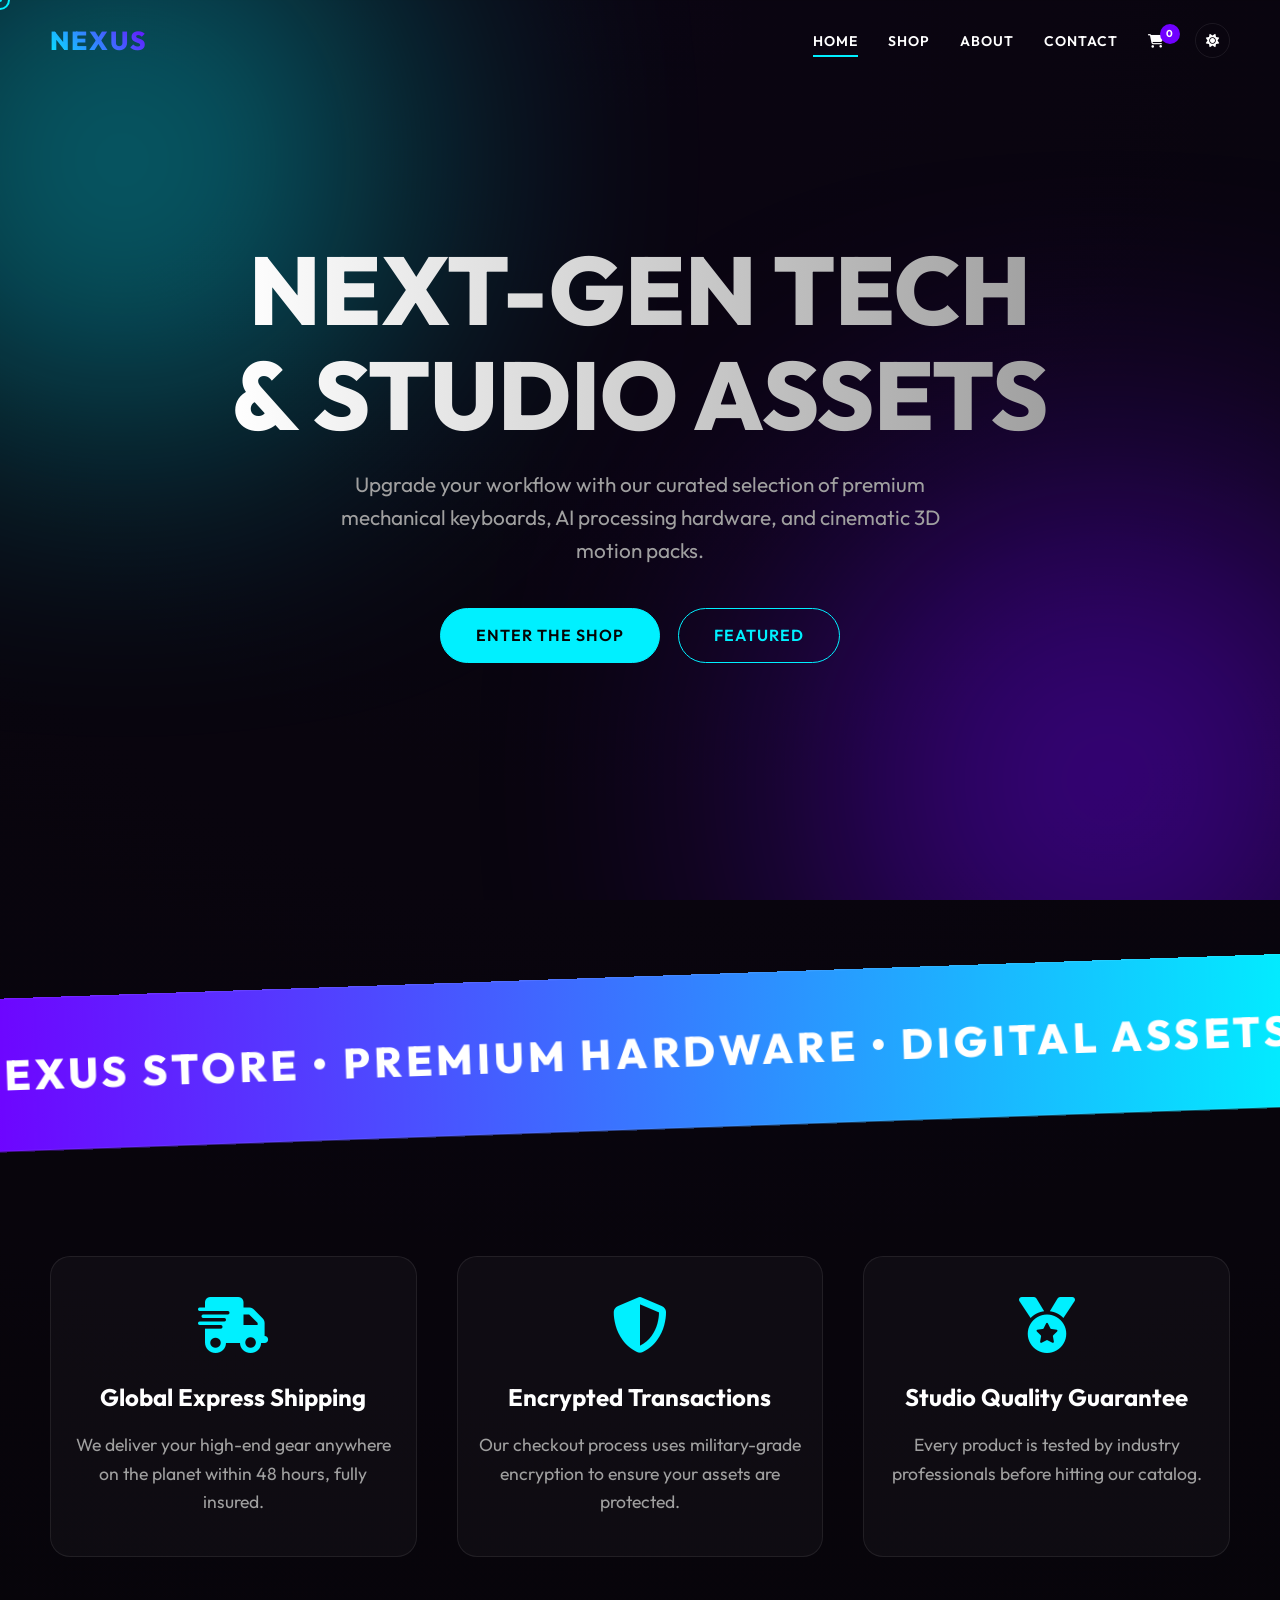
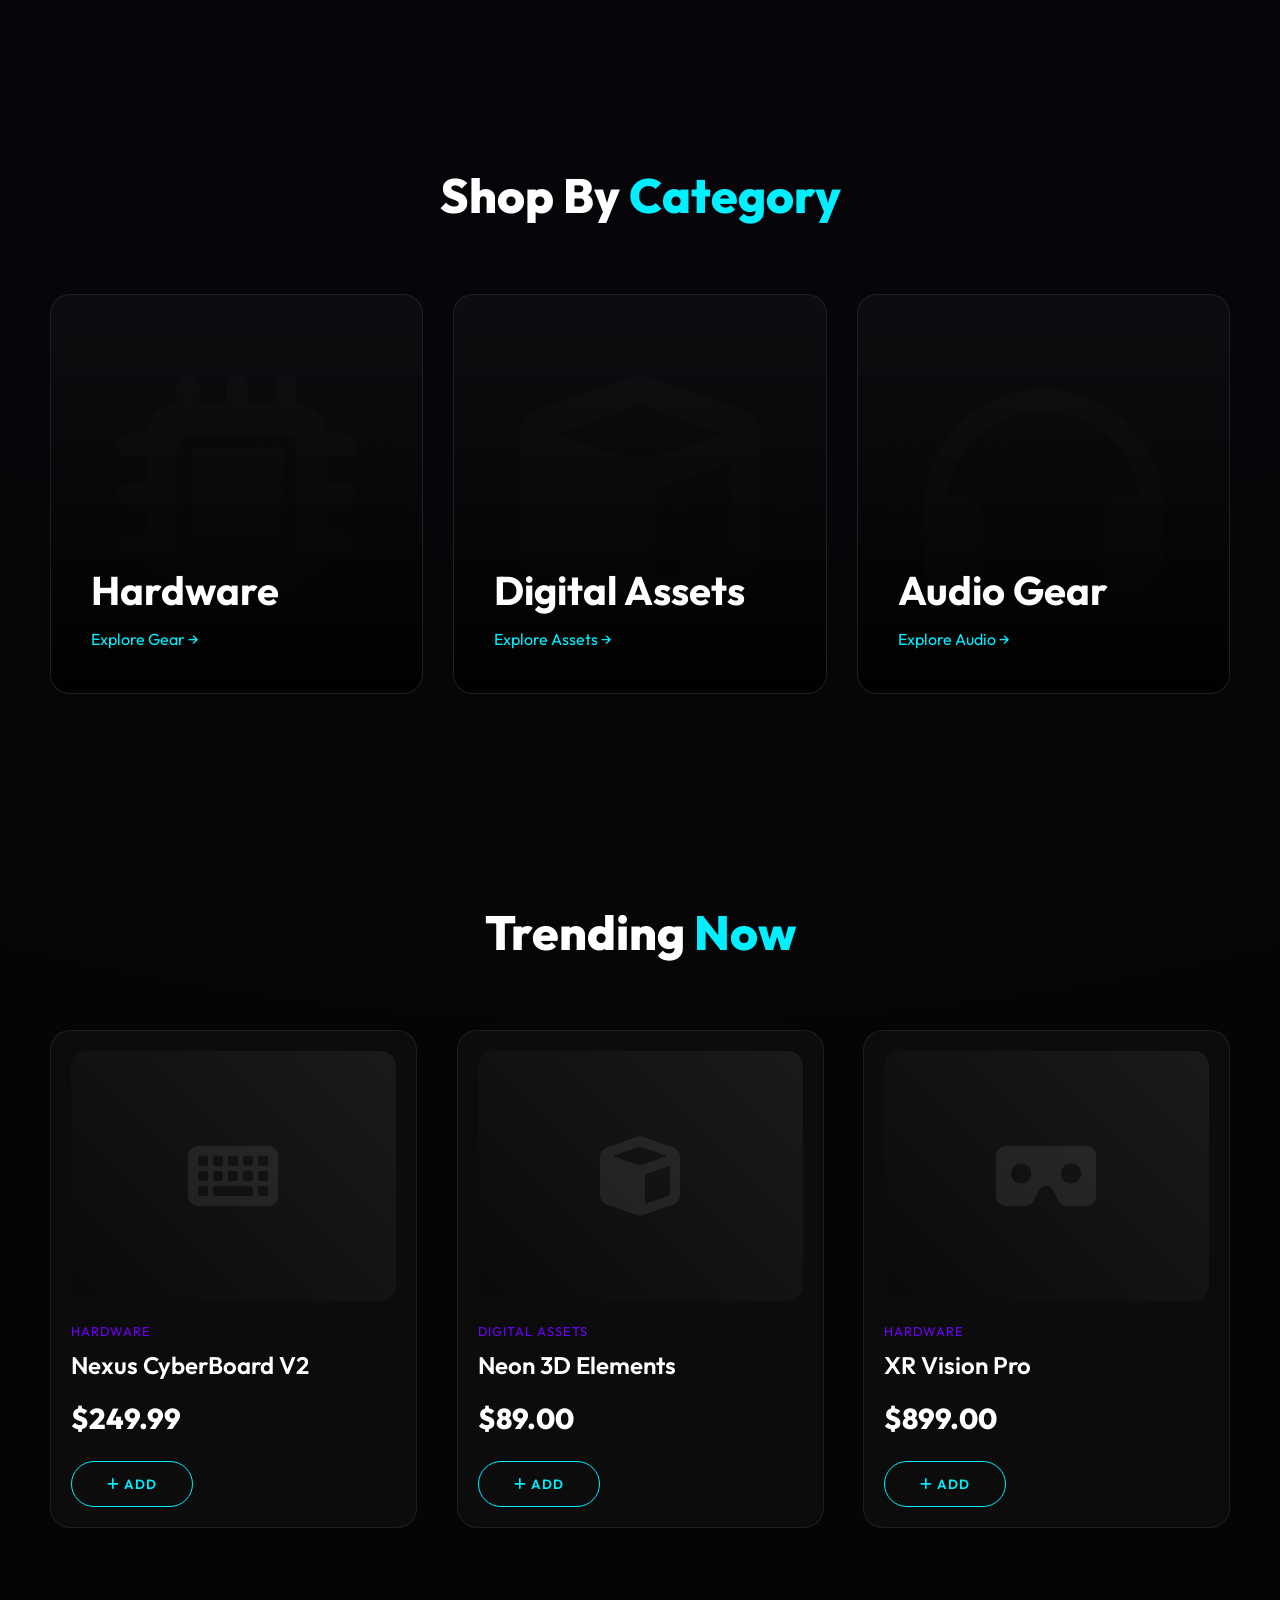
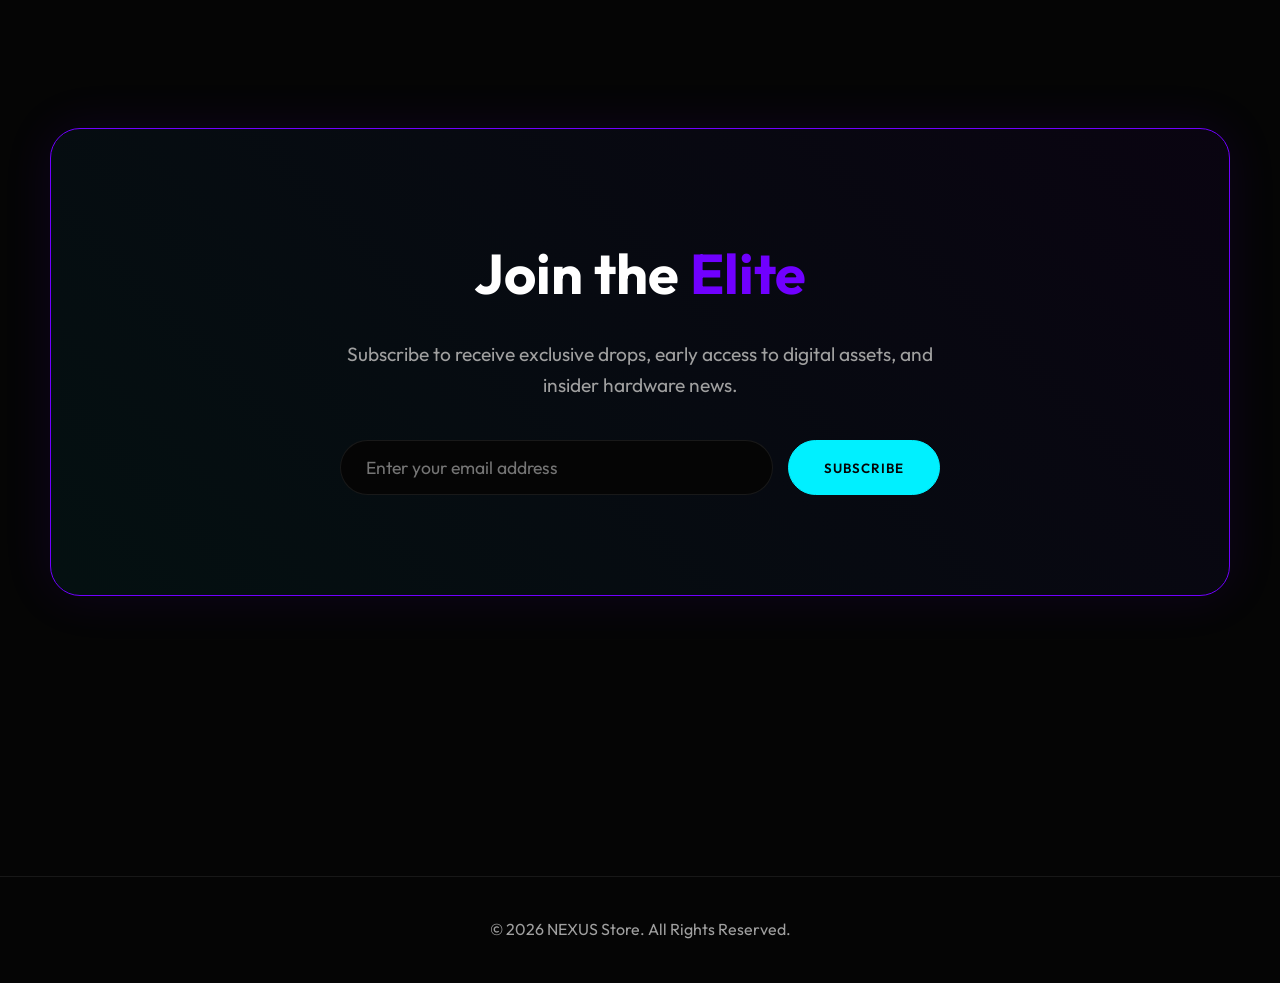
<file: index.html>
<!DOCTYPE html>
<html lang="en">
<head>
    <meta charset="UTF-8">
    <meta name="viewport" content="width=device-width, initial-scale=1.0">
    <meta name="description" content="NEXUS Store - High-End Tech Hardware & Digital Studio Assets.">
    <title>NEXUS | Premium Store</title>
    <link rel="stylesheet" href="css/styles.css">
    <link rel="stylesheet" href="https://cdnjs.cloudflare.com/ajax/libs/font-awesome/6.4.0/css/all.min.css">
</head>
<body>
    <!-- Background Orbs -->
    <div class="orb-container">
        <div class="glow-orb orb-1"></div>
        <div class="glow-orb orb-2"></div>
    </div>

    <div class="cursor"></div>
    <div class="cursor-dot"></div>

    <nav>
        <a href="index.html" class="logo">NEXUS</a>
        <div class="mobile-menu-btn"><i class="fas fa-bars"></i></div>
        <div class="nav-links">
            <a href="index.html" class="active">Home</a>
            <a href="shop.html">Shop</a>
            <a href="about.html">About</a>
            <a href="contact.html">Contact</a>
            <a href="cart.html" class="cart-icon-container">
                <i class="fas fa-shopping-cart"></i>
                <span class="cart-badge">0</span>
            </a>
            <button id="theme-toggle" class="btn-icon"><i class="fas fa-sun"></i></button>
        </div>
    </nav>

    <header class="hero">
        <div class="hero-content">
            <h1>NEXT-GEN TECH <br><span style="color: var(--accent-1);">& STUDIO ASSETS</span></h1>
            <p>Upgrade your workflow with our curated selection of premium mechanical keyboards, AI processing hardware, and cinematic 3D motion packs.</p>
            <div class="btn-group">
                <a href="shop.html" class="btn btn-primary">Enter the Shop</a>
                <a href="#featured" class="btn" style="margin-left: 15px;">Featured</a>
            </div>
        </div>
    </header>

    <!-- Marquee -->
    <div class="marquee-wrapper">
        <div class="marquee">
            NEXUS STORE • PREMIUM HARDWARE • DIGITAL ASSETS • NEXT-GEN TECH • EXCLUSIVE GEAR • NEXUS STORE • PREMIUM HARDWARE • DIGITAL ASSETS • NEXT-GEN TECH • EXCLUSIVE GEAR • 
        </div>
    </div>

    <!-- Features Section -->
    <section class="section" style="padding-top: 50px;">
        <div class="grid" style="grid-template-columns: repeat(auto-fit, minmax(300px, 1fr)); gap: 40px;">
            <div class="feature-box reveal tilt">
                <i class="fas fa-shipping-fast"></i>
                <h4>Global Express Shipping</h4>
                <p>We deliver your high-end gear anywhere on the planet within 48 hours, fully insured.</p>
            </div>
            <div class="feature-box reveal tilt" style="transition-delay: 0.1s;">
                <i class="fas fa-shield-alt"></i>
                <h4>Encrypted Transactions</h4>
                <p>Our checkout process uses military-grade encryption to ensure your assets are protected.</p>
            </div>
            <div class="feature-box reveal tilt" style="transition-delay: 0.2s;">
                <i class="fas fa-medal"></i>
                <h4>Studio Quality Guarantee</h4>
                <p>Every product is tested by industry professionals before hitting our catalog.</p>
            </div>
        </div>
    </section>

    <!-- Categories Section -->
    <section class="section">
        <h2 class="section-title reveal">Shop By <span>Category</span></h2>
        <div class="category-grid">
            <a href="shop.html" class="cat-card reveal tilt">
                <i class="fas fa-microchip"></i>
                <div class="cat-content">
                    <h3>Hardware</h3>
                    <p style="color: var(--accent-1);">Explore Gear &rarr;</p>
                </div>
            </a>
            <a href="shop.html" class="cat-card reveal tilt" style="transition-delay: 0.1s;">
                <i class="fas fa-cube"></i>
                <div class="cat-content">
                    <h3>Digital Assets</h3>
                    <p style="color: var(--accent-1);">Explore Assets &rarr;</p>
                </div>
            </a>
            <a href="shop.html" class="cat-card reveal tilt" style="transition-delay: 0.2s;">
                <i class="fas fa-headphones"></i>
                <div class="cat-content">
                    <h3>Audio Gear</h3>
                    <p style="color: var(--accent-1);">Explore Audio &rarr;</p>
                </div>
            </a>
        </div>
    </section>

    <section id="featured" class="section">
        <h2 class="section-title reveal">Trending <span>Now</span></h2>
        <div class="grid">
            <div class="product-card reveal tilt">
                <a href="product.html" style="text-decoration: none;">
                    <div class="product-image"><i class="fas fa-keyboard"></i></div>
                </a>
                <p class="product-category">Hardware</p>
                <a href="product.html" class="product-title">Nexus CyberBoard V2</a>
                <div class="product-price">$249.99</div>
                <div class="product-footer">
                    <button class="btn add-to-cart" data-id="p1" data-name="Nexus CyberBoard V2" data-price="249.99"><i class="fas fa-plus"></i> Add</button>
                </div>
            </div>
            
            <div class="product-card reveal tilt" style="transition-delay: 0.1s;">
                <div class="product-image"><i class="fas fa-cube"></i></div>
                <p class="product-category">Digital Assets</p>
                <a href="#" class="product-title">Neon 3D Elements</a>
                <div class="product-price">$89.00</div>
                <div class="product-footer">
                    <button class="btn add-to-cart" data-id="p2" data-name="Neon 3D Elements" data-price="89.00"><i class="fas fa-plus"></i> Add</button>
                </div>
            </div>

            <div class="product-card reveal tilt" style="transition-delay: 0.2s;">
                <div class="product-image"><i class="fas fa-vr-cardboard"></i></div>
                <p class="product-category">Hardware</p>
                <a href="#" class="product-title">XR Vision Pro</a>
                <div class="product-price">$899.00</div>
                <div class="product-footer">
                    <button class="btn add-to-cart" data-id="p3" data-name="XR Vision Pro" data-price="899.00"><i class="fas fa-plus"></i> Add</button>
                </div>
            </div>
        </div>
    </section>

    <!-- Newsletter CTA -->
    <section class="section" style="padding-top: 0;">
        <div class="newsletter-section reveal">
            <h2>Join the <span style="color: var(--accent-2);">Elite</span></h2>
            <p style="color: var(--text-secondary); font-size: 1.2rem; max-width: 600px; margin: 0 auto;">Subscribe to receive exclusive drops, early access to digital assets, and insider hardware news.</p>
            <form class="newsletter-form">
                <input type="email" placeholder="Enter your email address" required>
                <button type="submit" class="btn btn-primary" style="border-radius: 30px; cursor: none;">Subscribe</button>
            </form>
        </div>
    </section>

    <footer>
        <p>&copy; 2026 NEXUS Store. All Rights Reserved.</p>
    </footer>

    <script src="js/main.js"></script>
</body>
</html>
</file>
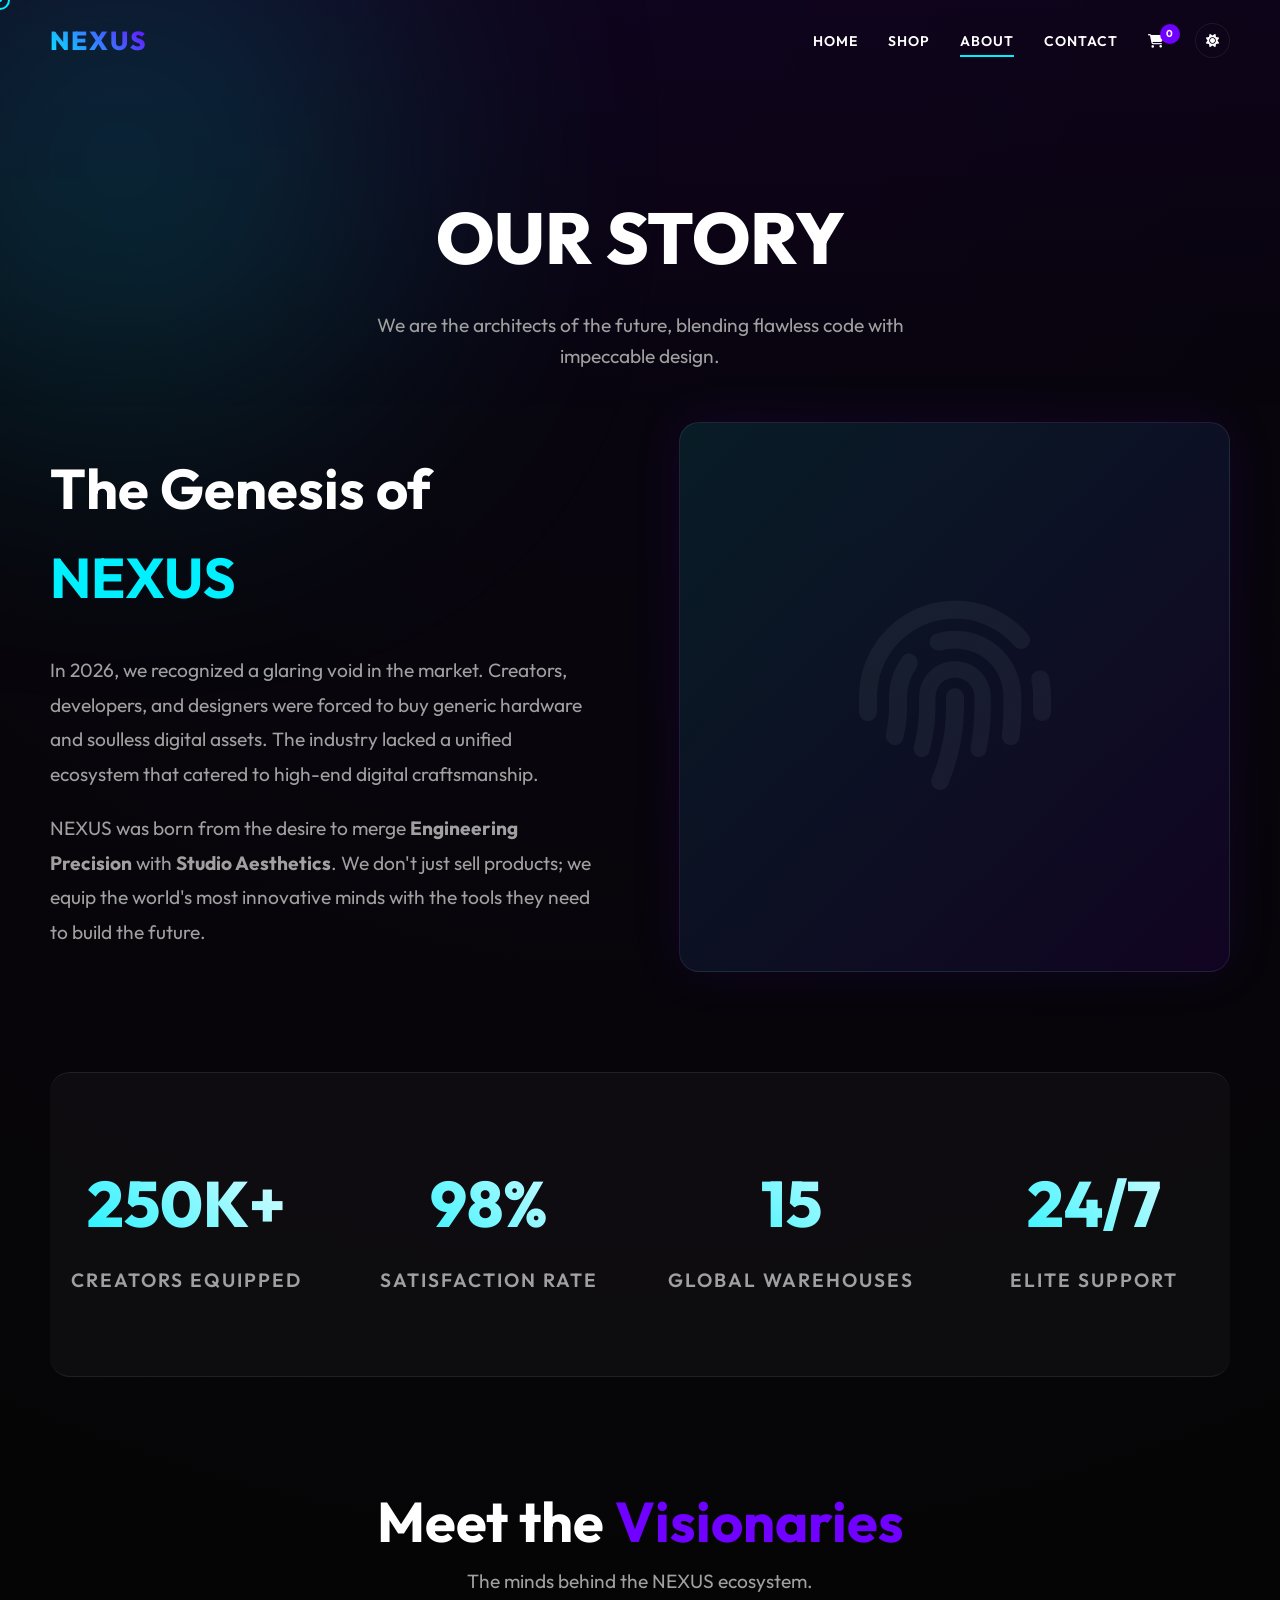
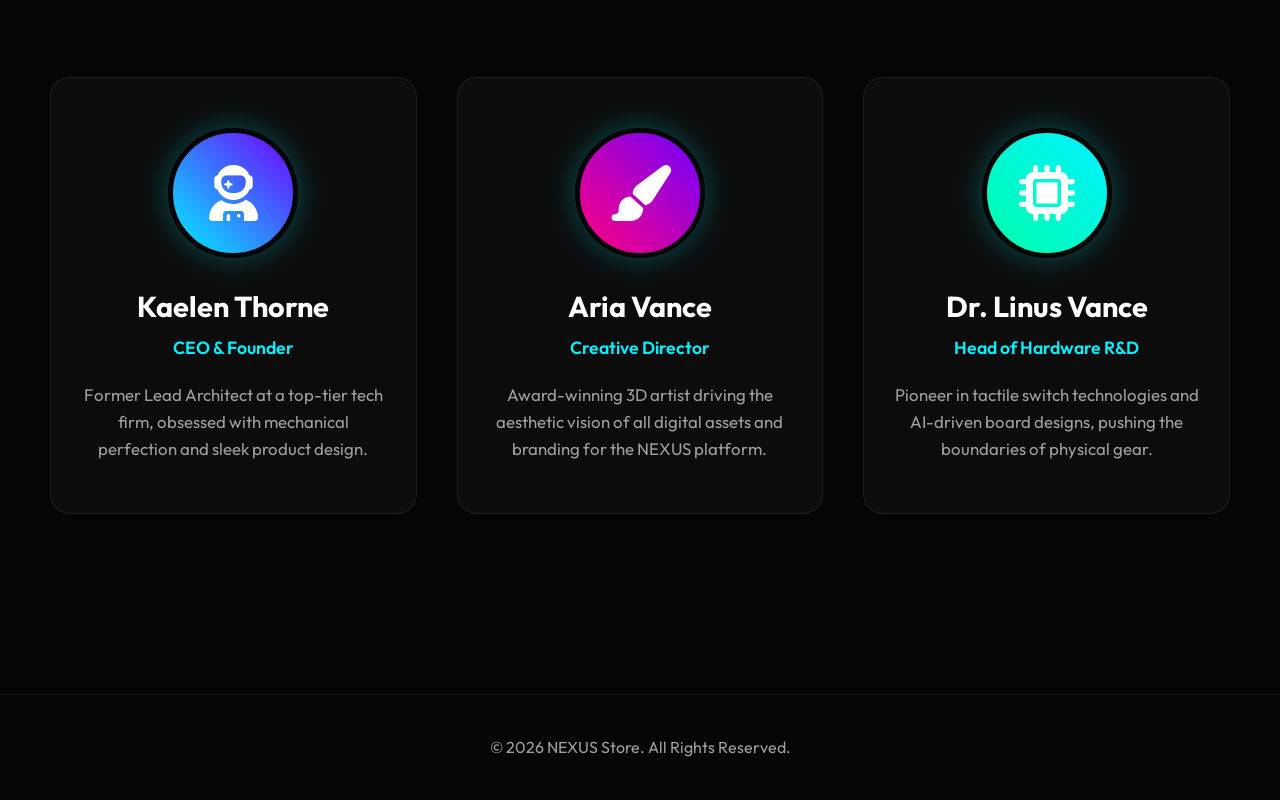
<file: about.html>
<!DOCTYPE html>
<html lang="en">
<head>
    <meta charset="UTF-8">
    <meta name="viewport" content="width=device-width, initial-scale=1.0">
    <title>About Us | NEXUS</title>
    <link rel="stylesheet" href="css/styles.css">
    <link rel="stylesheet" href="https://cdnjs.cloudflare.com/ajax/libs/font-awesome/6.4.0/css/all.min.css">
</head>
<body>
    <div class="orb-container">
        <div class="glow-orb orb-1" style="opacity: 0.2;"></div>
    </div>
    
    <div class="cursor"></div>
    <div class="cursor-dot"></div>

    <nav>
        <a href="index.html" class="logo">NEXUS</a>
        <div class="mobile-menu-btn"><i class="fas fa-bars"></i></div>
        <div class="nav-links">
            <a href="index.html">Home</a>
            <a href="shop.html">Shop</a>
            <a href="about.html" class="active">About</a>
            <a href="contact.html">Contact</a>
            <a href="cart.html" class="cart-icon-container">
                <i class="fas fa-shopping-cart"></i>
                <span class="cart-badge">0</span>
            </a>
            <button id="theme-toggle" class="btn-icon"><i class="fas fa-sun"></i></button>
        </div>
    </nav>

    <header class="page-header" style="padding-bottom: 50px;">
        <h1>OUR <span>STORY</span></h1>
        <p>We are the architects of the future, blending flawless code with impeccable design.</p>
    </header>

    <section class="section" style="padding-top: 0;">
        <!-- Story Layout -->
        <div class="story-layout reveal">
            <div class="story-text">
                <h2 style="font-size: 3.5rem; margin-bottom: 30px;">The Genesis of <br><span style="color: var(--accent-1);">NEXUS</span></h2>
                <p style="color: var(--text-secondary); font-size: 1.2rem; margin-bottom: 20px; line-height: 1.8;">
                    In 2026, we recognized a glaring void in the market. Creators, developers, and designers were forced to buy generic hardware and soulless digital assets. The industry lacked a unified ecosystem that catered to high-end digital craftsmanship.
                </p>
                <p style="color: var(--text-secondary); font-size: 1.2rem; line-height: 1.8;">
                    NEXUS was born from the desire to merge <strong>Engineering Precision</strong> with <strong>Studio Aesthetics</strong>. We don't just sell products; we equip the world's most innovative minds with the tools they need to build the future.
                </p>
            </div>
            <div class="story-image tilt">
                <i class="fas fa-fingerprint"></i>
            </div>
        </div>

        <!-- Stats -->
        <div class="stats-container reveal">
            <div>
                <div class="stat-number">250K+</div>
                <div class="stat-label">Creators Equipped</div>
            </div>
            <div>
                <div class="stat-number">98%</div>
                <div class="stat-label">Satisfaction Rate</div>
            </div>
            <div>
                <div class="stat-number">15</div>
                <div class="stat-label">Global Warehouses</div>
            </div>
            <div>
                <div class="stat-number">24/7</div>
                <div class="stat-label">Elite Support</div>
            </div>
        </div>

        <!-- Meet The Team -->
        <div style="text-align: center; margin-bottom: 80px;" class="reveal">
            <h2 style="font-size: 3.5rem;">Meet the <span style="color: var(--accent-2);">Visionaries</span></h2>
            <p style="color: var(--text-secondary); font-size: 1.2rem;">The minds behind the NEXUS ecosystem.</p>
        </div>
        
        <div class="team-grid">
            <div class="team-card reveal tilt">
                <div class="team-avatar"><i class="fas fa-user-astronaut"></i></div>
                <h3 style="font-size: 1.8rem; margin-bottom: 5px;">Kaelen Thorne</h3>
                <p style="color: var(--accent-1); margin-bottom: 20px; font-weight: 600; font-size: 1.1rem;">CEO & Founder</p>
                <p style="color: var(--text-secondary); font-size: 1.05rem;">Former Lead Architect at a top-tier tech firm, obsessed with mechanical perfection and sleek product design.</p>
            </div>
            <div class="team-card reveal tilt" style="transition-delay: 0.1s;">
                <div class="team-avatar" style="background: linear-gradient(45deg, #ff007f, var(--accent-2));"><i class="fas fa-paint-brush"></i></div>
                <h3 style="font-size: 1.8rem; margin-bottom: 5px;">Aria Vance</h3>
                <p style="color: var(--accent-1); margin-bottom: 20px; font-weight: 600; font-size: 1.1rem;">Creative Director</p>
                <p style="color: var(--text-secondary); font-size: 1.05rem;">Award-winning 3D artist driving the aesthetic vision of all digital assets and branding for the NEXUS platform.</p>
            </div>
            <div class="team-card reveal tilt" style="transition-delay: 0.2s;">
                <div class="team-avatar" style="background: linear-gradient(45deg, #00ffaa, var(--accent-1));"><i class="fas fa-microchip"></i></div>
                <h3 style="font-size: 1.8rem; margin-bottom: 5px;">Dr. Linus Vance</h3>
                <p style="color: var(--accent-1); margin-bottom: 20px; font-weight: 600; font-size: 1.1rem;">Head of Hardware R&D</p>
                <p style="color: var(--text-secondary); font-size: 1.05rem;">Pioneer in tactile switch technologies and AI-driven board designs, pushing the boundaries of physical gear.</p>
            </div>
        </div>
    </section>

    <footer>
        <p>&copy; 2026 NEXUS Store. All Rights Reserved.</p>
    </footer>

    <script src="js/main.js"></script>
</body>
</html>
</file>
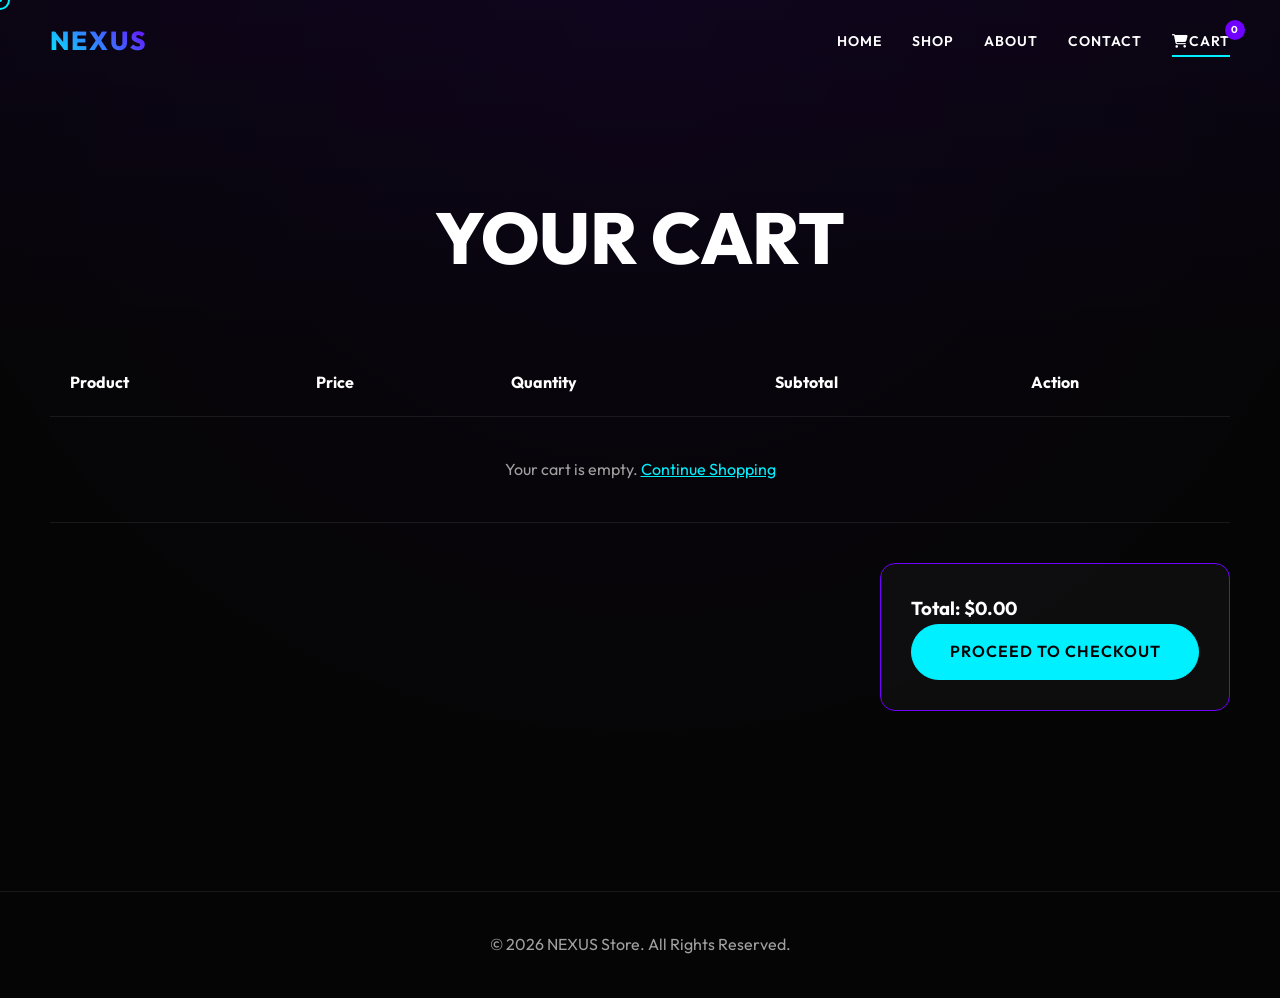
<file: cart.html>
<!DOCTYPE html>
<html lang="en">
<head>
    <meta charset="UTF-8">
    <meta name="viewport" content="width=device-width, initial-scale=1.0">
    <title>Shopping Cart | NEXUS</title>
    <link rel="stylesheet" href="css/styles.css">
    <link rel="stylesheet" href="https://cdnjs.cloudflare.com/ajax/libs/font-awesome/6.4.0/css/all.min.css">
</head>
<body>
    <div class="cursor"></div>
    <div class="cursor-dot"></div>

    <nav>
        <a href="index.html" class="logo">NEXUS</a>
        <div class="mobile-menu-btn"><i class="fas fa-bars"></i></div>
        <div class="nav-links">
            <a href="index.html">Home</a>
            <a href="shop.html">Shop</a>
            <a href="about.html">About</a>
            <a href="contact.html">Contact</a>
            <a href="cart.html" class="cart-icon-container active">
                <i class="fas fa-shopping-cart"></i> Cart
                <span class="cart-badge">0</span>
            </a>
        </div>
    </nav>

    <header class="page-header" style="padding-bottom: 40px;">
        <h1>YOUR <span>CART</span></h1>
    </header>

    <section class="section" style="padding-top: 0;">
        <div class="cart-container reveal">
            <table class="cart-table" id="cart-table">
                <thead>
                    <tr>
                        <th>Product</th>
                        <th>Price</th>
                        <th>Quantity</th>
                        <th>Subtotal</th>
                        <th>Action</th>
                    </tr>
                </thead>
                <tbody id="cart-body">
                    <!-- Populated by JS -->
                </tbody>
            </table>
            
            <div class="cart-total-container">
                <div class="cart-total">
                    <h3>Total: <span id="cart-total-price">$0.00</span></h3>
                    <a href="checkout.html" class="btn btn-primary" style="width: 100%; text-align: center;">Proceed to Checkout</a>
                </div>
            </div>
        </div>
    </section>

    <footer>
        <p>&copy; 2026 NEXUS Store. All Rights Reserved.</p>
    </footer>

    <script src="js/main.js"></script>
    <script>
        document.addEventListener('DOMContentLoaded', () => {
            const cartBody = document.getElementById('cart-body');
            const cartTotalPrice = document.getElementById('cart-total-price');
            let cart = JSON.parse(localStorage.getItem('nexus_cart')) || [];

            function renderCart() {
                cartBody.innerHTML = '';
                let total = 0;

                if (cart.length === 0) {
                    cartBody.innerHTML = '<tr><td colspan="5" style="text-align: center; padding: 40px; color: var(--text-secondary);">Your cart is empty. <a href="shop.html" style="color: var(--accent-1);">Continue Shopping</a></td></tr>';
                    cartTotalPrice.textContent = '$0.00';
                    return;
                }

                cart.forEach((item, index) => {
                    const subtotal = item.price * item.quantity;
                    total += subtotal;

                    const tr = document.createElement('tr');
                    tr.innerHTML = `
                        <td><strong style="color: #fff;">${item.name}</strong></td>
                        <td>$${item.price.toFixed(2)}</td>
                        <td>
                            <div style="display: flex; align-items: center; gap: 10px;">
                                <button class="btn" style="padding: 5px 10px; border-radius: 5px;" onclick="updateQty(${index}, -1)">-</button>
                                <span>${item.quantity}</span>
                                <button class="btn" style="padding: 5px 10px; border-radius: 5px;" onclick="updateQty(${index}, 1)">+</button>
                            </div>
                        </td>
                        <td>$${subtotal.toFixed(2)}</td>
                        <td><button class="btn" style="padding: 5px 15px; border-color: #ff3366; color: #ff3366;" onclick="removeItem(${index})"><i class="fas fa-trash"></i></button></td>
                    `;
                    cartBody.appendChild(tr);
                });

                cartTotalPrice.textContent = '$' + total.toFixed(2);
                
                // Update badge
                const badge = document.querySelector('.cart-badge');
                if(badge) badge.textContent = cart.reduce((sum, i) => sum + i.quantity, 0);
            }

            window.updateQty = (index, change) => {
                cart[index].quantity += change;
                if (cart[index].quantity <= 0) cart.splice(index, 1);
                localStorage.setItem('nexus_cart', JSON.stringify(cart));
                renderCart();
            };

            window.removeItem = (index) => {
                cart.splice(index, 1);
                localStorage.setItem('nexus_cart', JSON.stringify(cart));
                renderCart();
            };

            renderCart();
        });
    </script>
</body>
</html>
</file>
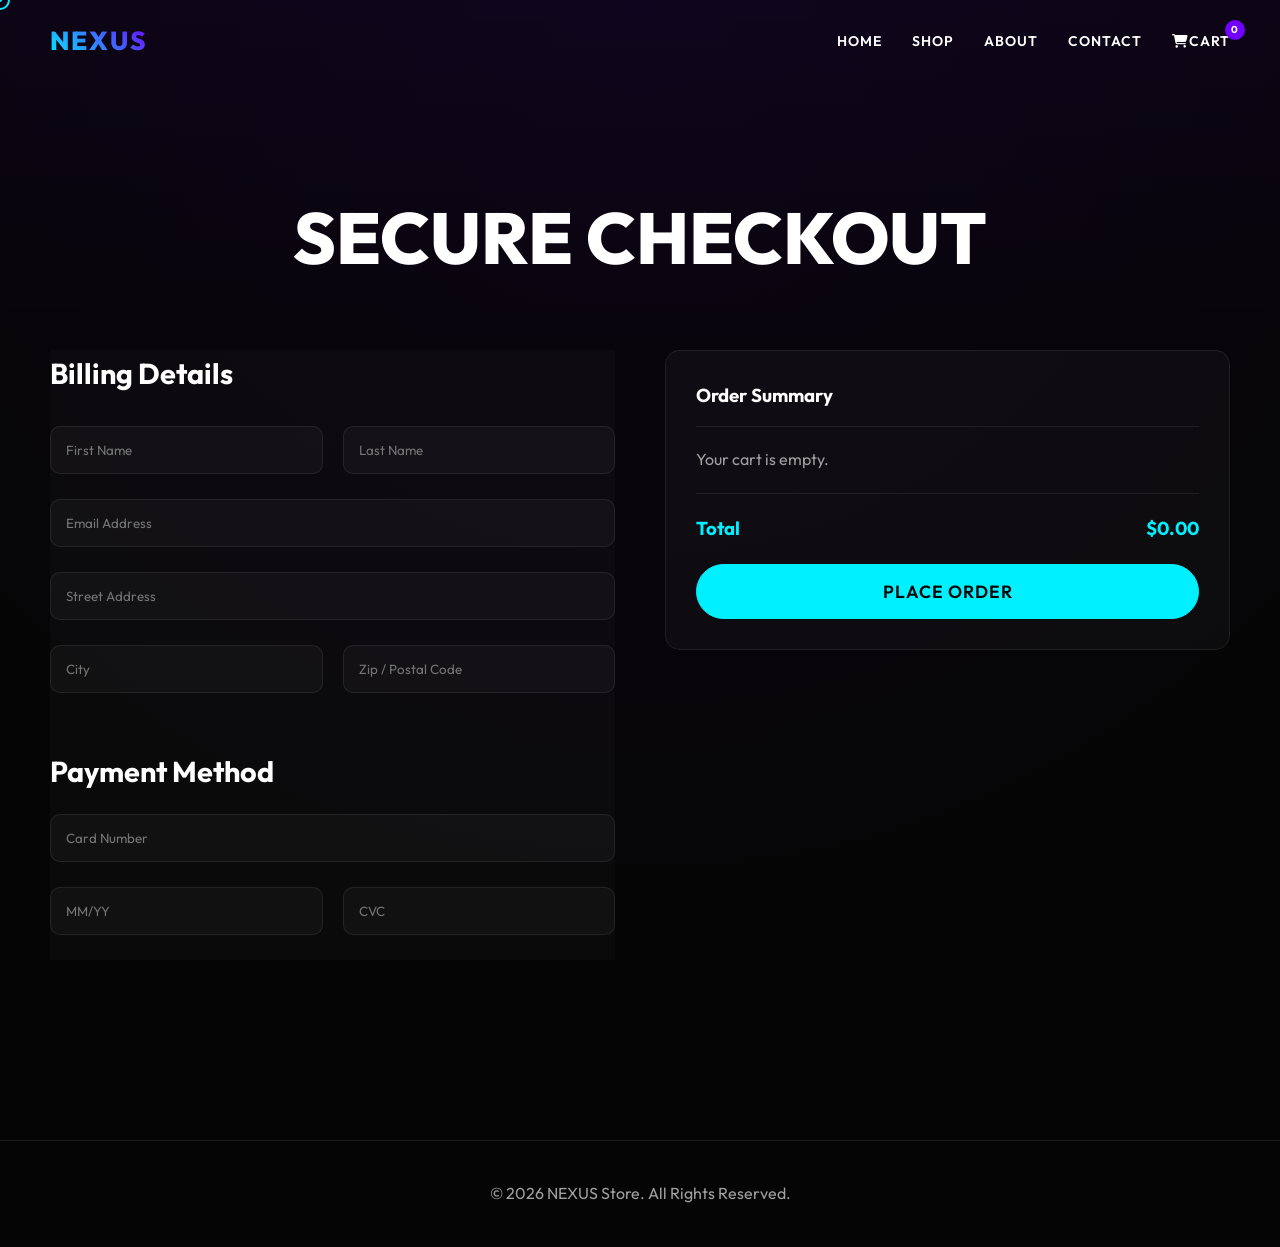
<file: checkout.html>
<!DOCTYPE html>
<html lang="en">
<head>
    <meta charset="UTF-8">
    <meta name="viewport" content="width=device-width, initial-scale=1.0">
    <title>Checkout | NEXUS</title>
    <link rel="stylesheet" href="css/styles.css">
    <link rel="stylesheet" href="https://cdnjs.cloudflare.com/ajax/libs/font-awesome/6.4.0/css/all.min.css">
</head>
<body>
    <div class="cursor"></div>
    <div class="cursor-dot"></div>

    <nav>
        <a href="index.html" class="logo">NEXUS</a>
        <div class="mobile-menu-btn"><i class="fas fa-bars"></i></div>
        <div class="nav-links">
            <a href="index.html">Home</a>
            <a href="shop.html">Shop</a>
            <a href="about.html">About</a>
            <a href="contact.html">Contact</a>
            <a href="cart.html" class="cart-icon-container">
                <i class="fas fa-shopping-cart"></i> Cart
                <span class="cart-badge">0</span>
            </a>
        </div>
    </nav>

    <header class="page-header" style="padding-bottom: 40px;">
        <h1>SECURE <span>CHECKOUT</span></h1>
    </header>

    <section class="section" style="padding-top: 0;">
        <div class="product-detail-container reveal" style="align-items: start;">
            
            <!-- Billing Details -->
            <div class="card" style="border: none; background: rgba(255,255,255,0.02);">
                <h3 style="margin-bottom: 30px; font-size: 1.8rem;">Billing Details</h3>
                <form id="checkout-form">
                    <div style="display: grid; grid-template-columns: 1fr 1fr; gap: 20px;">
                        <div class="form-group">
                            <input type="text" placeholder="First Name" required>
                        </div>
                        <div class="form-group">
                            <input type="text" placeholder="Last Name" required>
                        </div>
                    </div>
                    <div class="form-group">
                        <input type="email" placeholder="Email Address" required>
                    </div>
                    <div class="form-group">
                        <input type="text" placeholder="Street Address" required>
                    </div>
                    <div style="display: grid; grid-template-columns: 1fr 1fr; gap: 20px;">
                        <div class="form-group">
                            <input type="text" placeholder="City" required>
                        </div>
                        <div class="form-group">
                            <input type="text" placeholder="Zip / Postal Code" required>
                        </div>
                    </div>
                    
                    <h3 style="margin: 30px 0 20px; font-size: 1.8rem;">Payment Method</h3>
                    <div class="form-group">
                        <input type="text" placeholder="Card Number" required>
                    </div>
                    <div style="display: grid; grid-template-columns: 1fr 1fr; gap: 20px;">
                        <div class="form-group">
                            <input type="text" placeholder="MM/YY" required>
                        </div>
                        <div class="form-group">
                            <input type="text" placeholder="CVC" required>
                        </div>
                    </div>
                </form>
            </div>

            <!-- Order Summary -->
            <div class="cart-total" style="width: 100%; border: 1px solid var(--glass-border); background: var(--glass-bg);">
                <h3 style="border-bottom: 1px solid var(--glass-border); padding-bottom: 15px;">Order Summary</h3>
                <div id="checkout-summary" style="margin: 20px 0;">
                    <!-- JS populated -->
                </div>
                <div style="border-top: 1px solid var(--glass-border); padding-top: 20px; margin-top: 20px;">
                    <h3 style="display: flex; justify-content: space-between; color: var(--accent-1);">
                        Total <span id="checkout-total">$0.00</span>
                    </h3>
                </div>
                <button form="checkout-form" class="btn btn-primary" style="width: 100%; margin-top: 20px; font-size: 1.1rem; padding: 15px;">Place Order</button>
            </div>
            
        </div>
    </section>

    <footer>
        <p>&copy; 2026 NEXUS Store. All Rights Reserved.</p>
    </footer>

    <script src="js/main.js"></script>
    <script>
        document.addEventListener('DOMContentLoaded', () => {
            const summaryContainer = document.getElementById('checkout-summary');
            const totalContainer = document.getElementById('checkout-total');
            let cart = JSON.parse(localStorage.getItem('nexus_cart')) || [];
            
            if (cart.length === 0) {
                summaryContainer.innerHTML = '<p style="color: var(--text-secondary);">Your cart is empty.</p>';
            } else {
                let total = 0;
                cart.forEach(item => {
                    const subtotal = item.price * item.quantity;
                    total += subtotal;
                    summaryContainer.innerHTML += `
                        <div style="display: flex; justify-content: space-between; margin-bottom: 10px; color: var(--text-secondary);">
                            <span>${item.name} <strong>x${item.quantity}</strong></span>
                            <span>$${subtotal.toFixed(2)}</span>
                        </div>
                    `;
                });
                totalContainer.textContent = '$' + total.toFixed(2);
            }

            document.getElementById('checkout-form').addEventListener('submit', (e) => {
                e.preventDefault();
                if(cart.length === 0) {
                    alert("Your cart is empty!");
                    return;
                }
                alert("Order placed successfully! Thank you for shopping at NEXUS.");
                localStorage.removeItem('nexus_cart');
                window.location.href = 'index.html';
            });
        });
    </script>
</body>
</html>
</file>
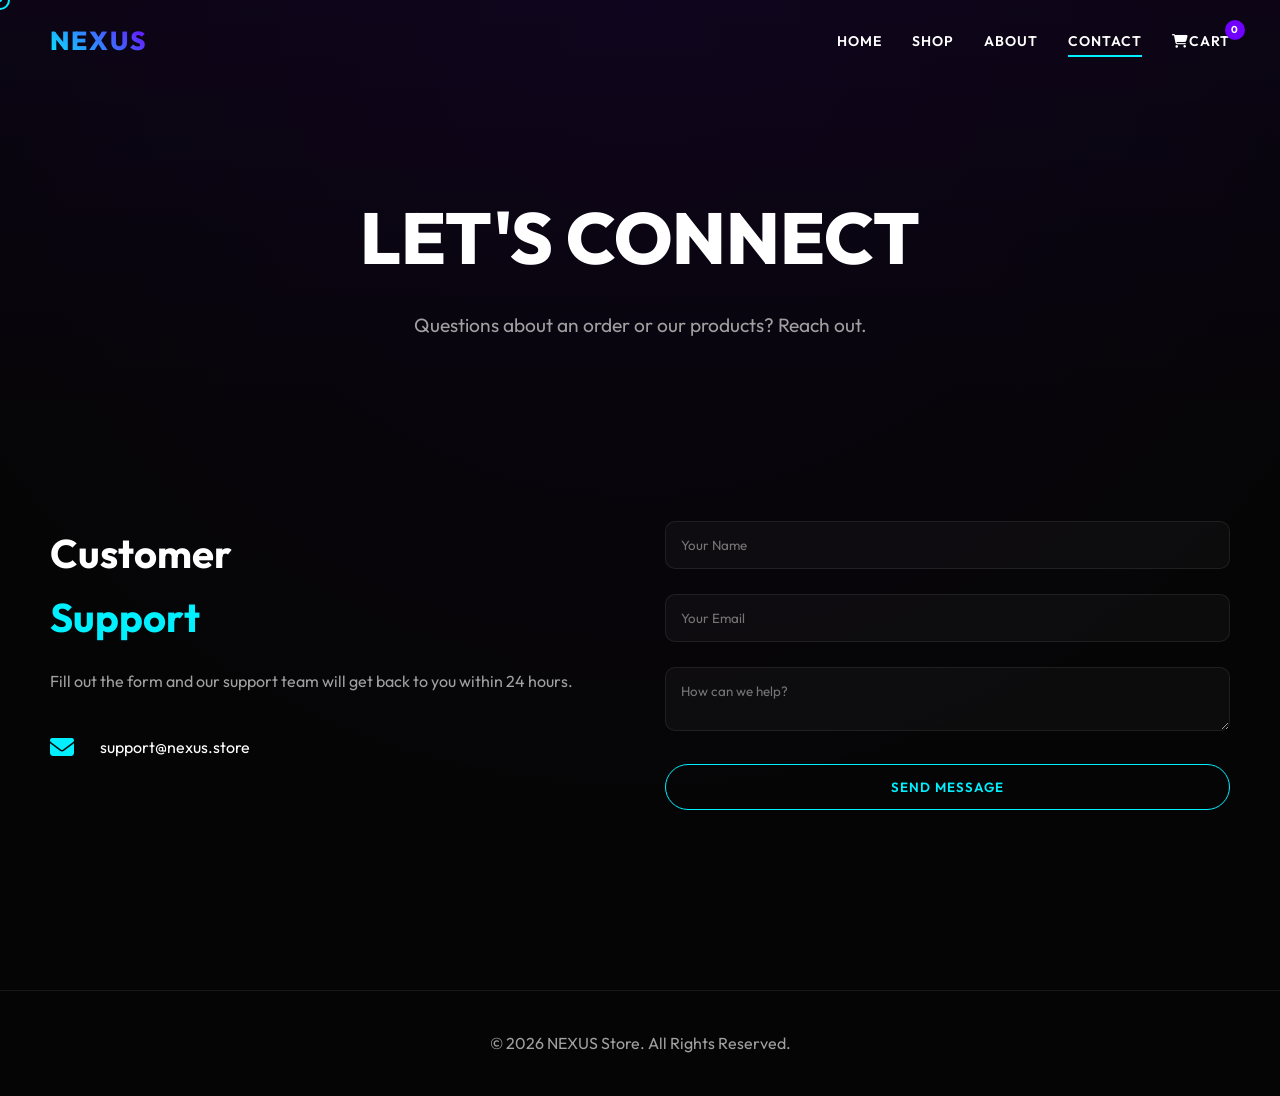
<file: contact.html>
<!DOCTYPE html>
<html lang="en">
<head>
    <meta charset="UTF-8">
    <meta name="viewport" content="width=device-width, initial-scale=1.0">
    <title>Contact | NEXUS</title>
    <link rel="stylesheet" href="css/styles.css">
    <link rel="stylesheet" href="https://cdnjs.cloudflare.com/ajax/libs/font-awesome/6.4.0/css/all.min.css">
</head>
<body>
    <div class="cursor"></div>
    <div class="cursor-dot"></div>

    <nav>
        <a href="index.html" class="logo">NEXUS</a>
        <div class="mobile-menu-btn"><i class="fas fa-bars"></i></div>
        <div class="nav-links">
            <a href="index.html">Home</a>
            <a href="shop.html">Shop</a>
            <a href="about.html">About</a>
            <a href="contact.html" class="active">Contact</a>
            <a href="cart.html" class="cart-icon-container">
                <i class="fas fa-shopping-cart"></i> Cart
                <span class="cart-badge">0</span>
            </a>
        </div>
    </nav>

    <header class="page-header">
        <h1>LET'S <span>CONNECT</span></h1>
        <p>Questions about an order or our products? Reach out.</p>
    </header>

    <section class="section">
        <div class="contact-container">
            <div class="reveal">
                <h2 style="font-size: 2.5rem; margin-bottom: 20px;">Customer <br><span style="color: var(--accent-1);">Support</span></h2>
                <p style="color: var(--text-secondary); margin-bottom: 40px;">Fill out the form and our support team will get back to you within 24 hours.</p>
                
                <div style="display: flex; align-items: center; margin-bottom: 20px;">
                    <i class="fas fa-envelope" style="color: var(--accent-1); font-size: 1.5rem; margin-right: 20px; width: 30px;"></i>
                    <p>support@nexus.store</p>
                </div>
            </div>
            <div class="reveal" style="transition-delay: 0.2s;">
                <form class="card">
                    <div class="form-group">
                        <input type="text" placeholder="Your Name" required>
                    </div>
                    <div class="form-group">
                        <input type="email" placeholder="Your Email" required>
                    </div>
                    <div class="form-group">
                        <textarea placeholder="How can we help?" required></textarea>
                    </div>
                    <button type="submit" class="btn" style="width: 100%;">Send Message</button>
                </form>
            </div>
        </div>
    </section>

    <footer>
        <p>&copy; 2026 NEXUS Store. All Rights Reserved.</p>
    </footer>

    <script src="js/main.js"></script>
</body>
</html>
</file>
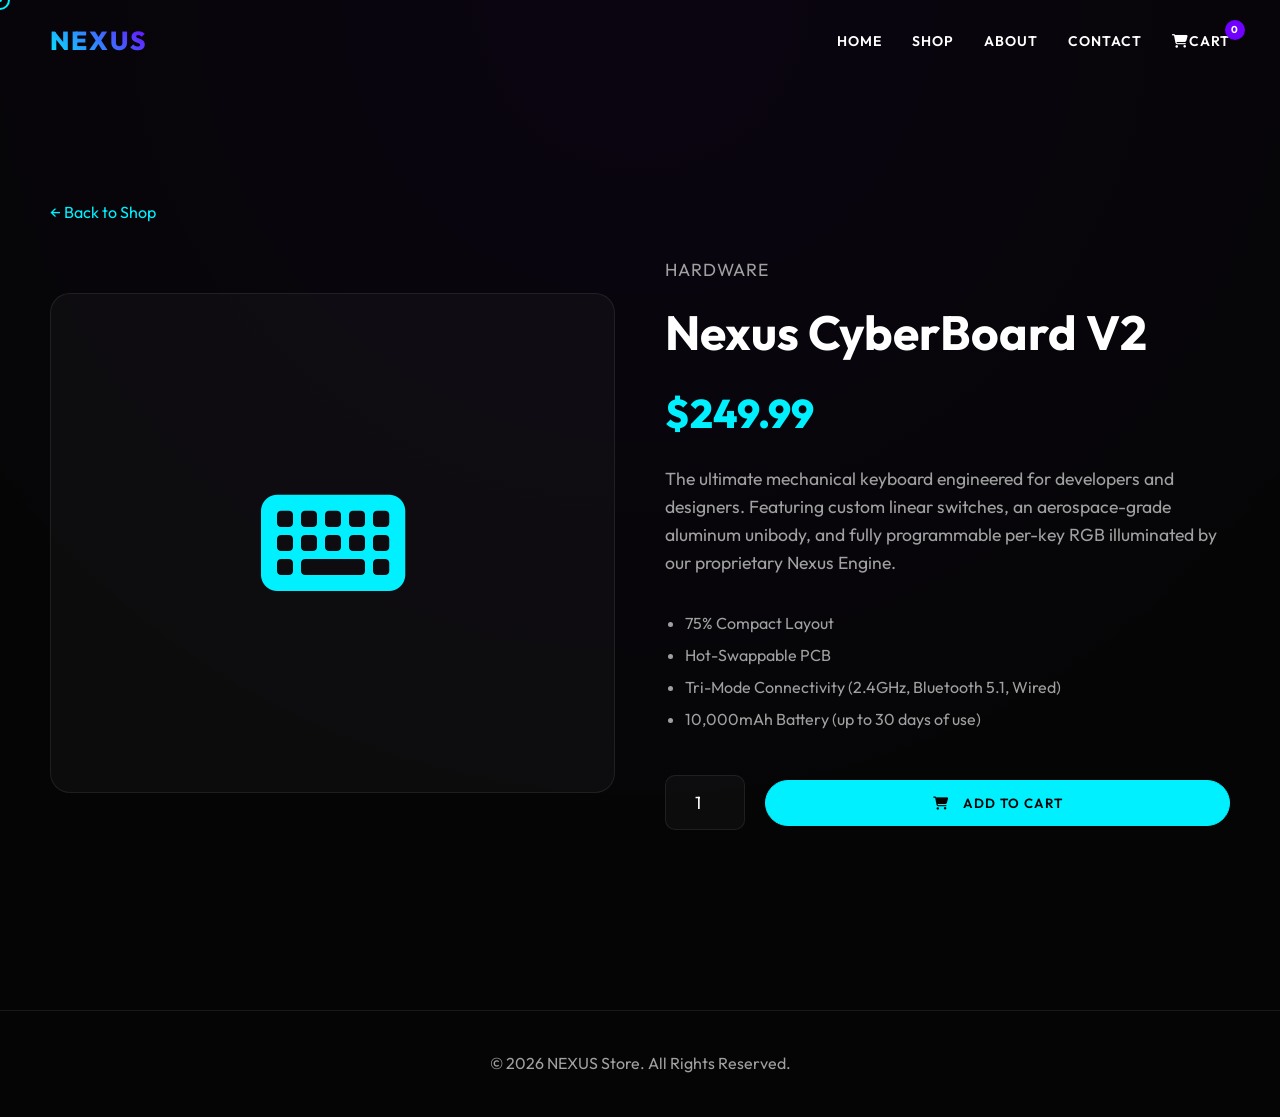
<file: product.html>
<!DOCTYPE html>
<html lang="en">
<head>
    <meta charset="UTF-8">
    <meta name="viewport" content="width=device-width, initial-scale=1.0">
    <title>Nexus CyberBoard V2 | NEXUS</title>
    <link rel="stylesheet" href="css/styles.css">
    <link rel="stylesheet" href="https://cdnjs.cloudflare.com/ajax/libs/font-awesome/6.4.0/css/all.min.css">
</head>
<body>
    <div class="cursor"></div>
    <div class="cursor-dot"></div>

    <nav>
        <a href="index.html" class="logo">NEXUS</a>
        <div class="mobile-menu-btn"><i class="fas fa-bars"></i></div>
        <div class="nav-links">
            <a href="index.html">Home</a>
            <a href="shop.html">Shop</a>
            <a href="about.html">About</a>
            <a href="contact.html">Contact</a>
            <a href="cart.html" class="cart-icon-container">
                <i class="fas fa-shopping-cart"></i> Cart
                <span class="cart-badge">0</span>
            </a>
        </div>
    </nav>

    <div style="height: 100px;"></div>

    <section class="section">
        <a href="shop.html" style="color: var(--accent-1); text-decoration: none; margin-bottom: 30px; display: inline-block;">&larr; Back to Shop</a>
        
        <div class="product-detail-container reveal">
            <div class="product-gallery">
                <i class="fas fa-keyboard"></i>
            </div>
            <div class="product-info">
                <p class="product-category" style="margin-bottom: 10px;">Hardware</p>
                <h1>Nexus CyberBoard V2</h1>
                <div class="price">$249.99</div>
                <p>The ultimate mechanical keyboard engineered for developers and designers. Featuring custom linear switches, an aerospace-grade aluminum unibody, and fully programmable per-key RGB illuminated by our proprietary Nexus Engine.</p>
                
                <ul style="color: var(--text-secondary); margin-bottom: 40px; padding-left: 20px; line-height: 2;">
                    <li>75% Compact Layout</li>
                    <li>Hot-Swappable PCB</li>
                    <li>Tri-Mode Connectivity (2.4GHz, Bluetooth 5.1, Wired)</li>
                    <li>10,000mAh Battery (up to 30 days of use)</li>
                </ul>
                
                <div style="display: flex; gap: 20px; align-items: center;">
                    <input type="number" value="1" min="1" style="width: 80px; padding: 15px; background: var(--glass-bg); border: 1px solid var(--glass-border); border-radius: 10px; color: #fff; text-align: center; font-size: 1.1rem; font-family: 'Outfit';">
                    <button class="btn btn-primary add-to-cart" data-id="p1" data-name="Nexus CyberBoard V2" data-price="249.99" style="flex: 1;"><i class="fas fa-shopping-cart" style="margin-right: 10px;"></i> Add to Cart</button>
                </div>
            </div>
        </div>
    </section>

    <footer>
        <p>&copy; 2026 NEXUS Store. All Rights Reserved.</p>
    </footer>

    <script src="js/main.js"></script>
</body>
</html>
</file>
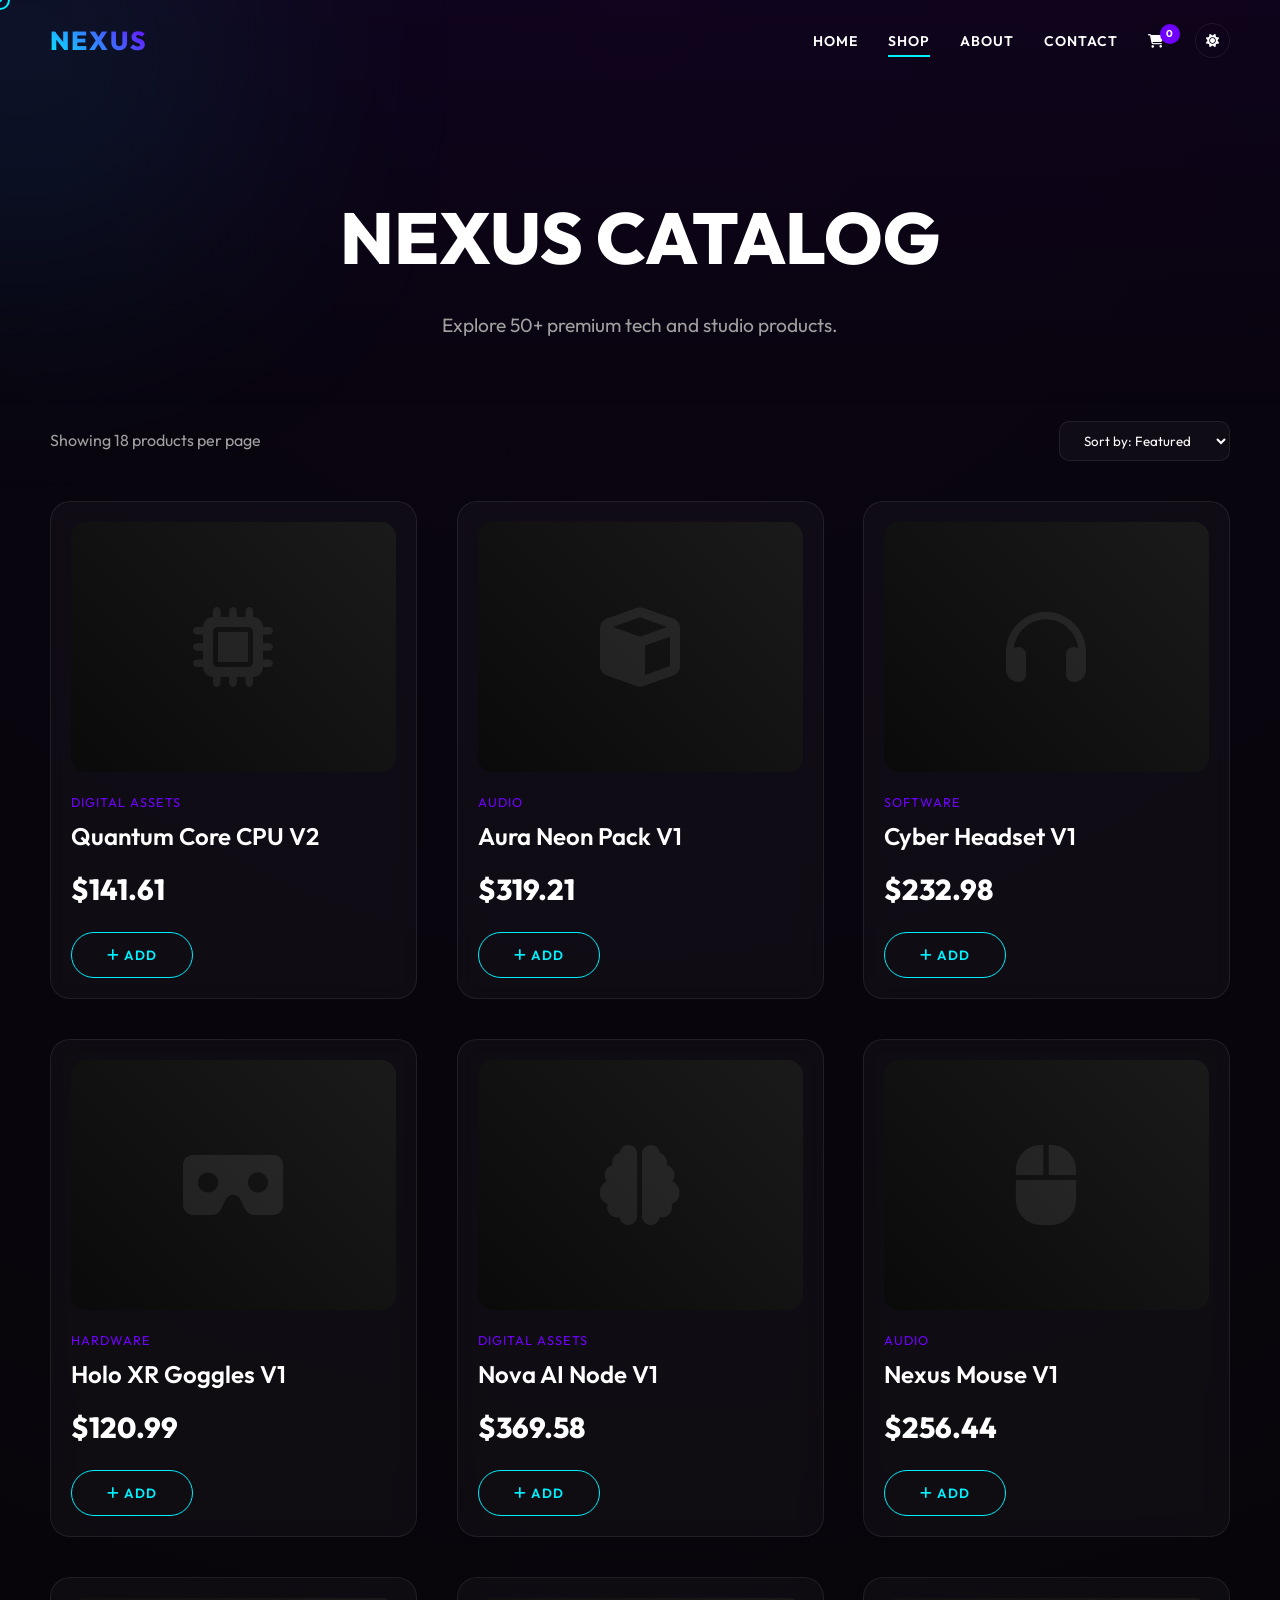
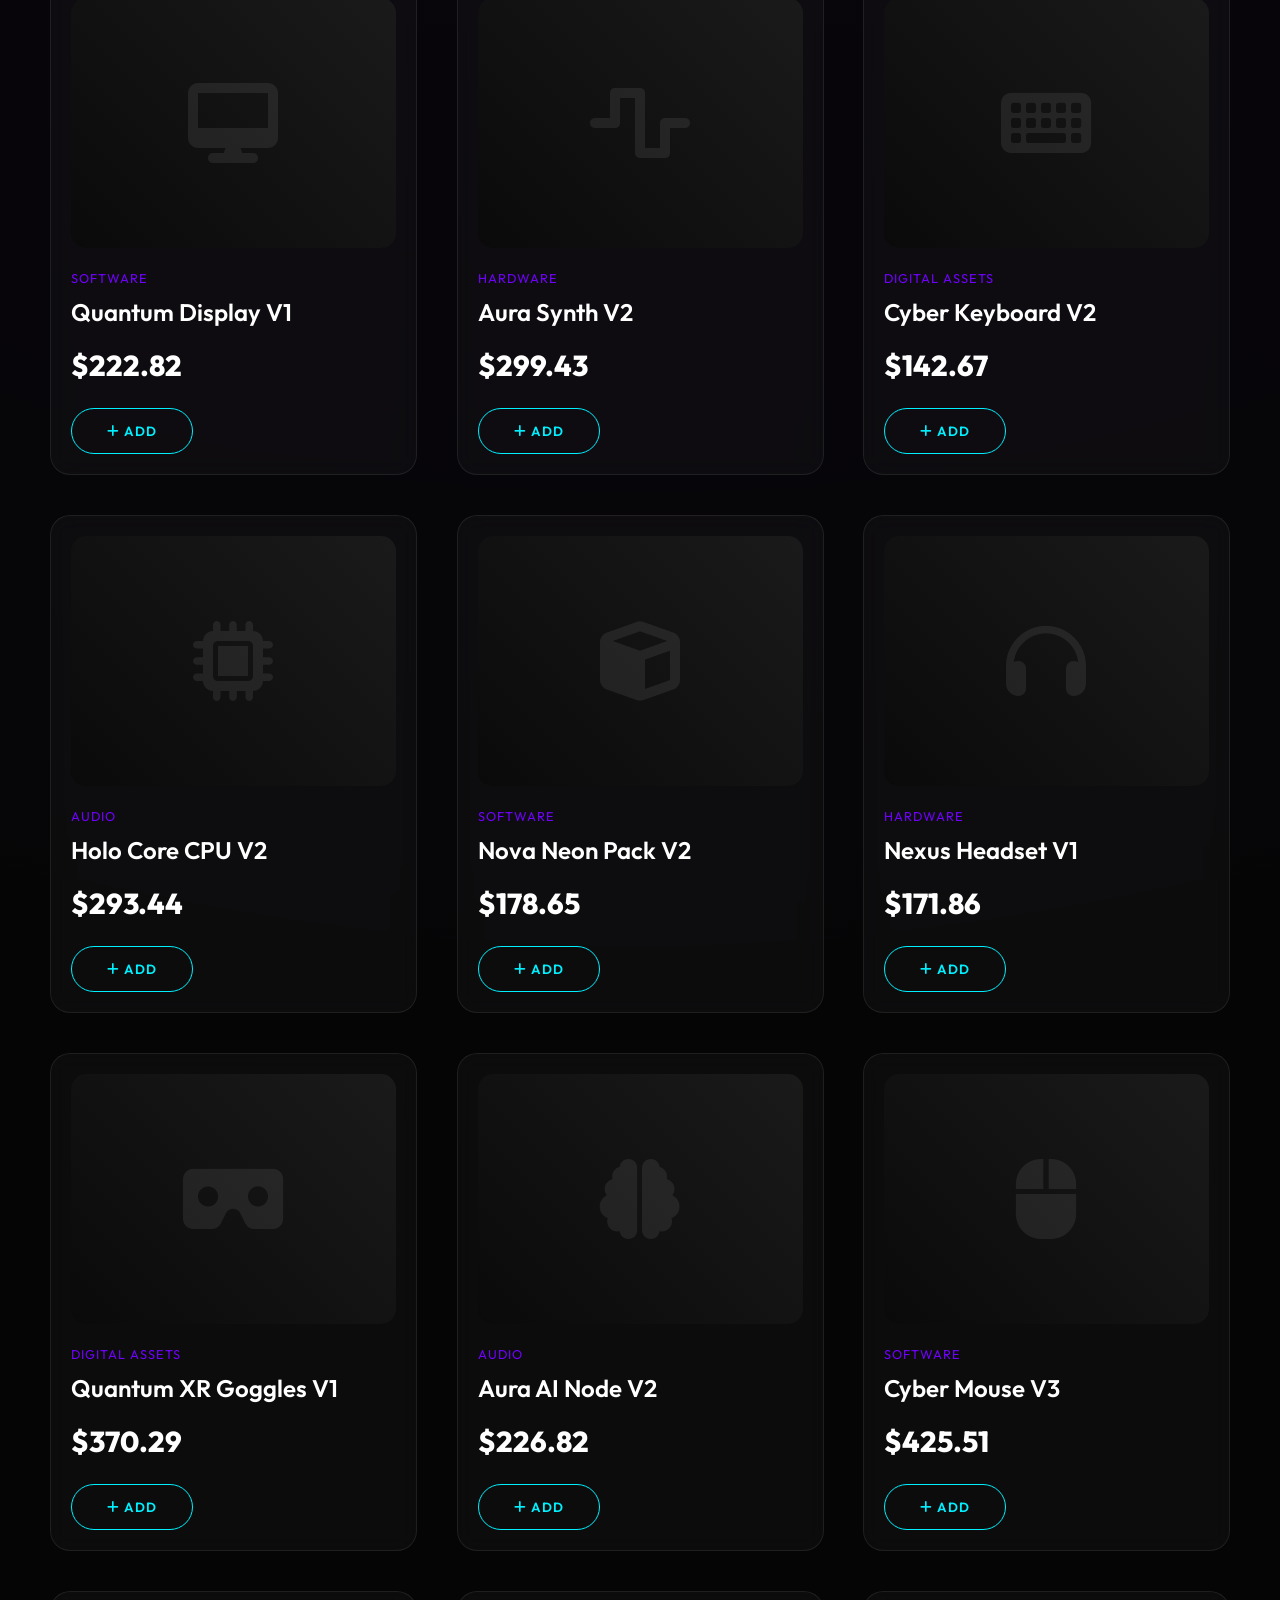
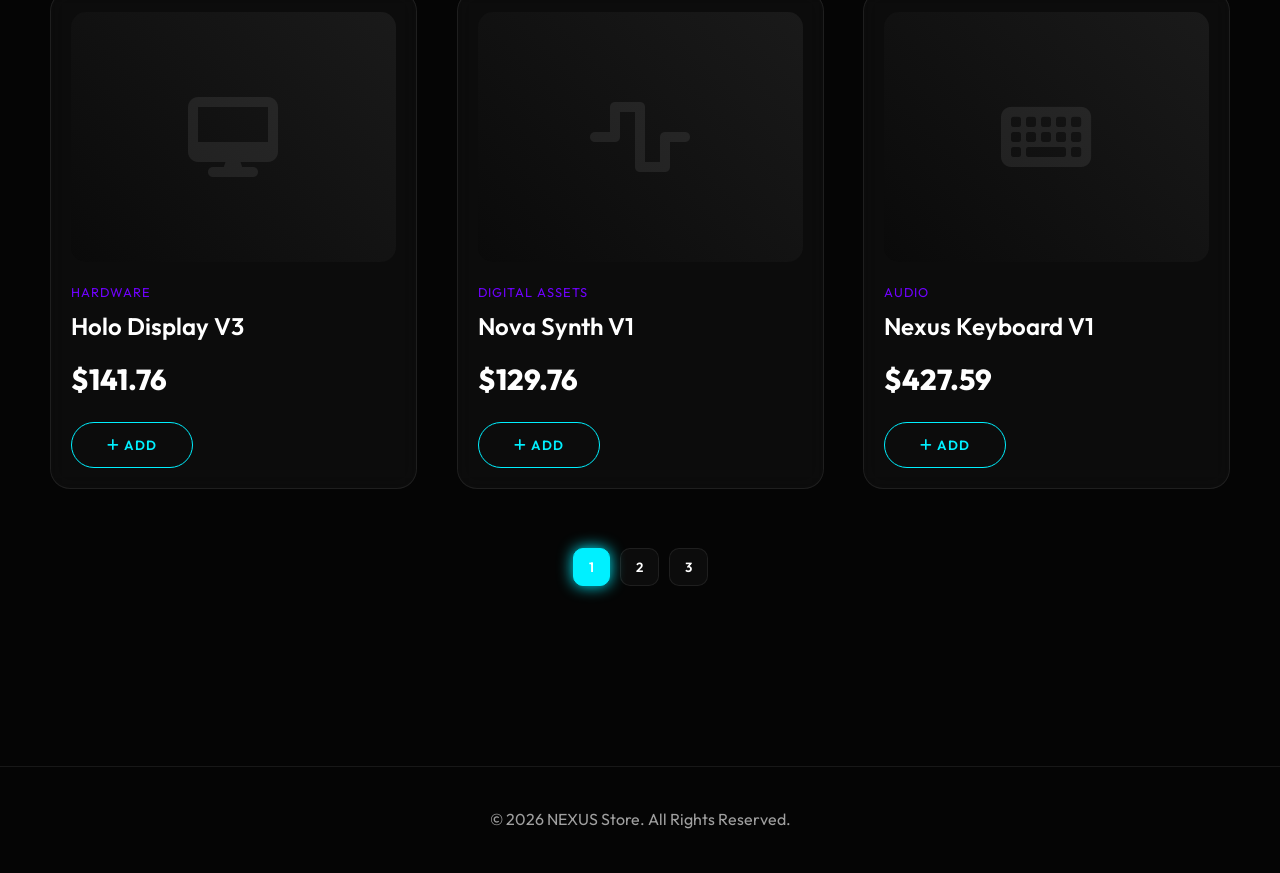
<file: shop.html>
<!DOCTYPE html>
<html lang="en">
<head>
    <meta charset="UTF-8">
    <meta name="viewport" content="width=device-width, initial-scale=1.0">
    <title>Shop | NEXUS</title>
    <link rel="stylesheet" href="css/styles.css">
    <link rel="stylesheet" href="https://cdnjs.cloudflare.com/ajax/libs/font-awesome/6.4.0/css/all.min.css">
</head>
<body>
    <div class="orb-container">
        <div class="glow-orb orb-1" style="opacity: 0.2; width: 300px; height: 300px;"></div>
    </div>
    
    <div class="cursor"></div>
    <div class="cursor-dot"></div>

    <nav>
        <a href="index.html" class="logo">NEXUS</a>
        <div class="mobile-menu-btn"><i class="fas fa-bars"></i></div>
        <div class="nav-links">
            <a href="index.html">Home</a>
            <a href="shop.html" class="active">Shop</a>
            <a href="about.html">About</a>
            <a href="contact.html">Contact</a>
            <a href="cart.html" class="cart-icon-container">
                <i class="fas fa-shopping-cart"></i>
                <span class="cart-badge">0</span>
            </a>
            <button id="theme-toggle" class="btn-icon"><i class="fas fa-sun"></i></button>
        </div>
    </nav>

    <header class="page-header">
        <h1>NEXUS <span>CATALOG</span></h1>
        <p>Explore 50+ premium tech and studio products.</p>
    </header>

    <section class="section" style="padding-top: 0;">
        <div style="display: flex; justify-content: space-between; margin-bottom: 40px; align-items: center;" class="reveal">
            <p style="color: var(--text-secondary);">Showing 18 products per page</p>
            <select style="padding: 10px 20px; background: var(--glass-bg); border: 1px solid var(--glass-border); color: var(--text-primary); border-radius: 10px; font-family: 'Outfit';">
                <option style="background: var(--bg-color);">Sort by: Featured</option>
                <option style="background: var(--bg-color);">Price: Low to High</option>
                <option style="background: var(--bg-color);">Price: High to Low</option>
            </select>
        </div>
        
        <div id="shop-grid" class="grid">
            <!-- Populated by JS -->
        </div>

        <div id="pagination" class="pagination">
            <!-- Populated by JS -->
        </div>
    </section>

    <footer>
        <p>&copy; 2026 NEXUS Store. All Rights Reserved.</p>
    </footer>

    <script src="js/main.js"></script>
</body>
</html>
</file>
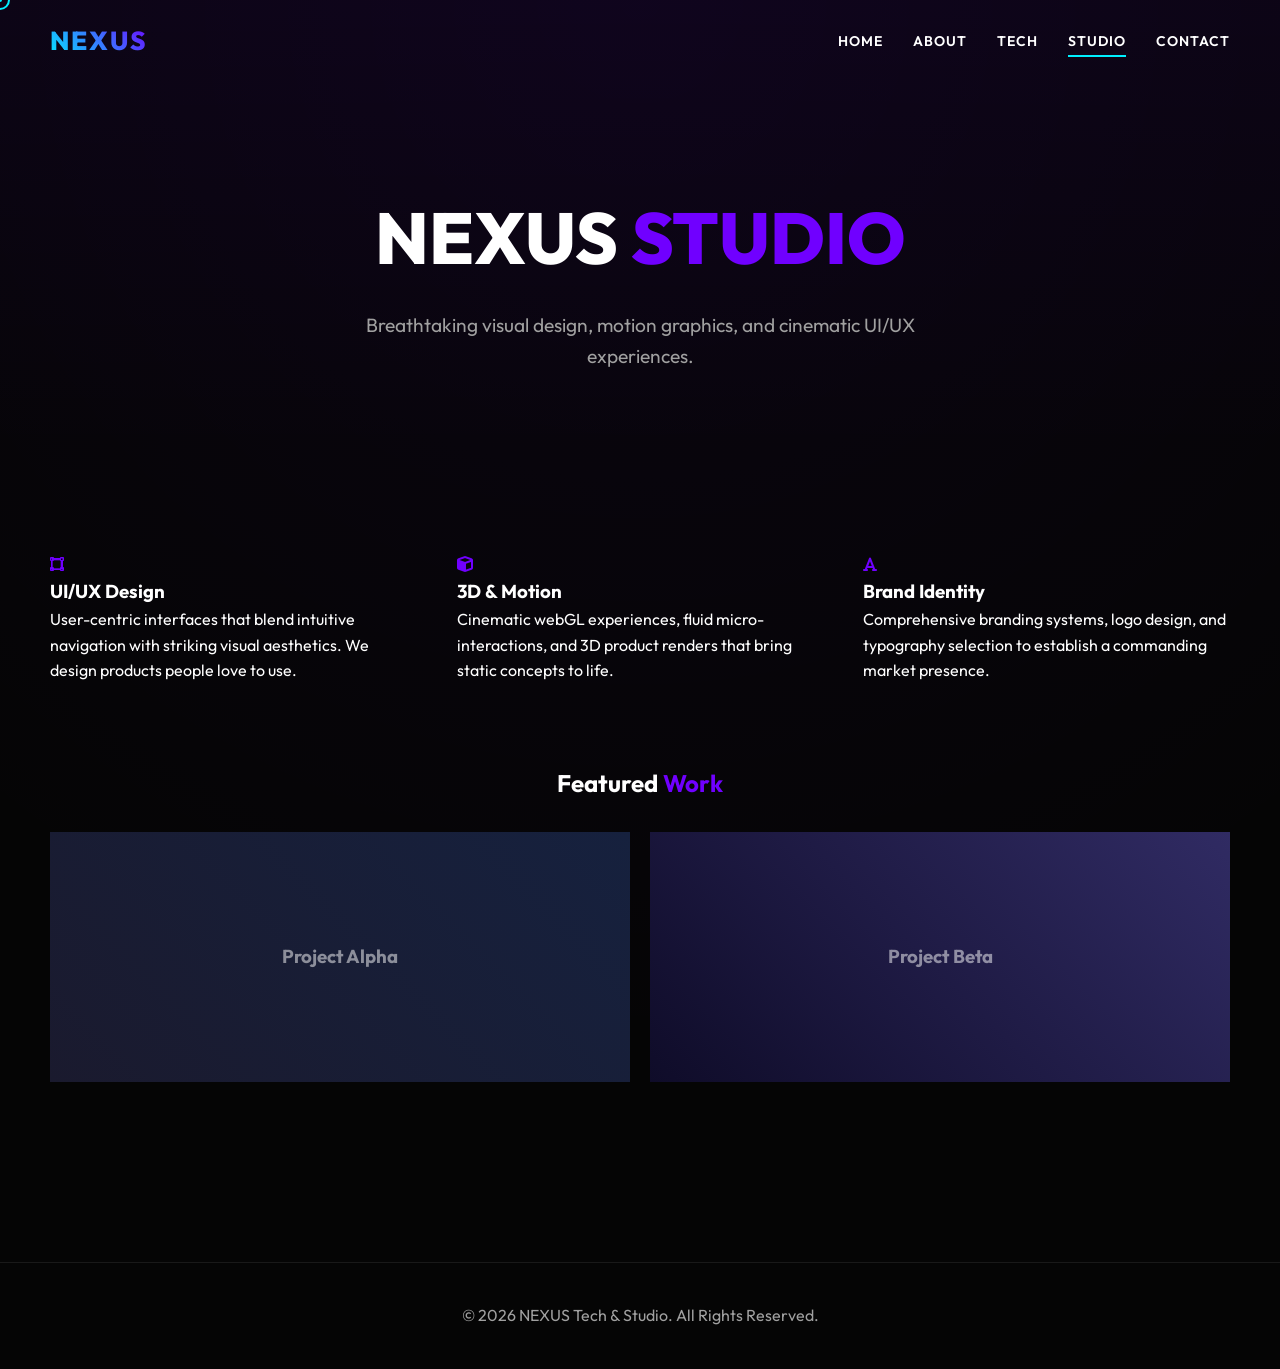
<file: studio.html>
<!DOCTYPE html>
<html lang="en">
<head>
    <meta charset="UTF-8">
    <meta name="viewport" content="width=device-width, initial-scale=1.0">
    <meta name="description" content="NEXUS Creative Studio - Breathtaking visual design, motion graphics, and cinematic UI/UX experiences.">
    <title>Creative Studio | NEXUS</title>
    <link rel="stylesheet" href="css/styles.css">
    <link rel="stylesheet" href="https://cdnjs.cloudflare.com/ajax/libs/font-awesome/6.4.0/css/all.min.css">
</head>
<body>
    <div class="cursor"></div>
    <div class="cursor-dot"></div>

    <nav>
        <a href="index.html" class="logo">NEXUS</a>
        <div class="nav-links">
            <a href="index.html">Home</a>
            <a href="about.html">About</a>
            <a href="tech.html">Tech</a>
            <a href="studio.html" class="active">Studio</a>
            <a href="contact.html">Contact</a>
        </div>
    </nav>

    <header class="page-header">
        <h1>NEXUS <span style="color: var(--accent-2);">STUDIO</span></h1>
        <p>Breathtaking visual design, motion graphics, and cinematic UI/UX experiences.</p>
    </header>

    <section class="section">
        <div class="grid">
            <div class="card reveal" style="border-color: rgba(112,0,255,0.3);">
                <i class="fas fa-vector-square card-icon" style="color: var(--accent-2);"></i>
                <h3>UI/UX Design</h3>
                <p>User-centric interfaces that blend intuitive navigation with striking visual aesthetics. We design products people love to use.</p>
            </div>
            <div class="card reveal" style="transition-delay: 0.1s; border-color: rgba(112,0,255,0.3);">
                <i class="fas fa-cube card-icon" style="color: var(--accent-2);"></i>
                <h3>3D & Motion</h3>
                <p>Cinematic webGL experiences, fluid micro-interactions, and 3D product renders that bring static concepts to life.</p>
            </div>
            <div class="card reveal" style="transition-delay: 0.2s; border-color: rgba(112,0,255,0.3);">
                <i class="fas fa-font card-icon" style="color: var(--accent-2);"></i>
                <h3>Brand Identity</h3>
                <p>Comprehensive branding systems, logo design, and typography selection to establish a commanding market presence.</p>
            </div>
        </div>

        <div class="reveal" style="margin-top: 80px; text-align: center;">
            <h2 style="margin-bottom: 30px;">Featured <span style="color: var(--accent-2);">Work</span></h2>
            <div style="display: grid; grid-template-columns: repeat(auto-fit, minmax(400px, 1fr)); gap: 20px;">
                <div class="card" style="height: 250px; background: linear-gradient(45deg, #1a1a2e, #16213e); display: flex; align-items: center; justify-content: center;">
                    <h3 style="color: rgba(255,255,255,0.5);">Project Alpha</h3>
                </div>
                <div class="card" style="height: 250px; background: linear-gradient(45deg, #0f0c29, #302b63); display: flex; align-items: center; justify-content: center;">
                    <h3 style="color: rgba(255,255,255,0.5);">Project Beta</h3>
                </div>
            </div>
        </div>
    </section>

    <footer>
        <p>&copy; 2026 NEXUS Tech & Studio. All Rights Reserved.</p>
    </footer>

    <script src="js/main.js"></script>
</body>
</html>
</file>
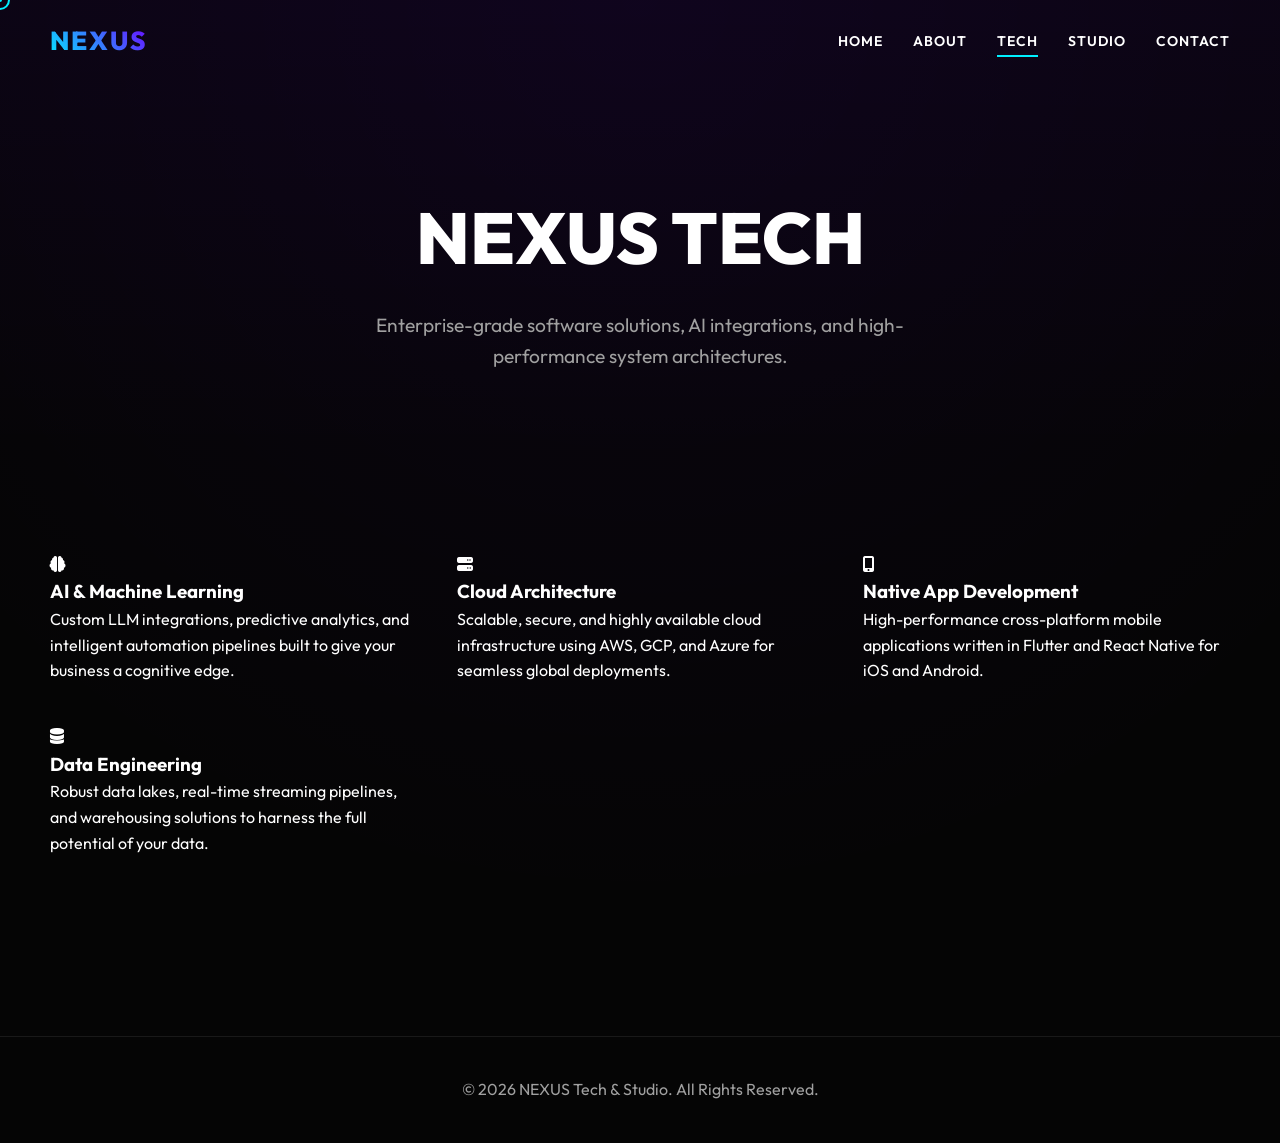
<file: tech.html>
<!DOCTYPE html>
<html lang="en">
<head>
    <meta charset="UTF-8">
    <meta name="viewport" content="width=device-width, initial-scale=1.0">
    <meta name="description" content="NEXUS Tech Solutions - Enterprise-grade software solutions, AI integrations, and high-performance system architectures.">
    <title>Tech Solutions | NEXUS</title>
    <link rel="stylesheet" href="css/styles.css">
    <link rel="stylesheet" href="https://cdnjs.cloudflare.com/ajax/libs/font-awesome/6.4.0/css/all.min.css">
</head>
<body>
    <div class="cursor"></div>
    <div class="cursor-dot"></div>

    <nav>
        <a href="index.html" class="logo">NEXUS</a>
        <div class="nav-links">
            <a href="index.html">Home</a>
            <a href="about.html">About</a>
            <a href="tech.html" class="active">Tech</a>
            <a href="studio.html">Studio</a>
            <a href="contact.html">Contact</a>
        </div>
    </nav>

    <header class="page-header">
        <h1>NEXUS <span>TECH</span></h1>
        <p>Enterprise-grade software solutions, AI integrations, and high-performance system architectures.</p>
    </header>

    <section class="section">
        <div class="grid">
            <div class="card reveal">
                <i class="fas fa-brain card-icon"></i>
                <h3>AI & Machine Learning</h3>
                <p>Custom LLM integrations, predictive analytics, and intelligent automation pipelines built to give your business a cognitive edge.</p>
            </div>
            <div class="card reveal" style="transition-delay: 0.1s;">
                <i class="fas fa-server card-icon"></i>
                <h3>Cloud Architecture</h3>
                <p>Scalable, secure, and highly available cloud infrastructure using AWS, GCP, and Azure for seamless global deployments.</p>
            </div>
            <div class="card reveal" style="transition-delay: 0.2s;">
                <i class="fas fa-mobile-alt card-icon"></i>
                <h3>Native App Development</h3>
                <p>High-performance cross-platform mobile applications written in Flutter and React Native for iOS and Android.</p>
            </div>
            <div class="card reveal" style="transition-delay: 0.3s;">
                <i class="fas fa-database card-icon"></i>
                <h3>Data Engineering</h3>
                <p>Robust data lakes, real-time streaming pipelines, and warehousing solutions to harness the full potential of your data.</p>
            </div>
        </div>
    </section>

    <footer>
        <p>&copy; 2026 NEXUS Tech & Studio. All Rights Reserved.</p>
    </footer>

    <script src="js/main.js"></script>
</body>
</html>
</file>
<file: css/styles.css>
@import url('https://fonts.googleapis.com/css2?family=Outfit:wght@300;400;600;800&display=swap');

:root {
  --bg-color: #050505;
  --text-primary: #ffffff;
  --text-secondary: #a0a0a0;
  --accent-1: #00f0ff;
  --accent-2: #7000ff;
  --glass-bg: rgba(255, 255, 255, 0.03);
  --glass-border: rgba(255, 255, 255, 0.08);
}

[data-theme="light"] {
  --bg-color: #f4f4f9;
  --text-primary: #111111;
  --text-secondary: #444444;
  --accent-1: #0055ff;
  --accent-2: #9900ff;
  --glass-bg: rgba(0, 0, 0, 0.05);
  --glass-border: rgba(0, 0, 0, 0.1);
}

* { margin: 0; padding: 0; box-sizing: border-box; font-family: 'Outfit', sans-serif; cursor: none; }

body {
  background-color: var(--bg-color);
  background-image: radial-gradient(circle at 50% 0%, rgba(112,0,255,0.05) 0%, transparent 70%);
  color: var(--text-primary);
  overflow-x: hidden; line-height: 1.6;
  transition: background-color 0.5s ease, color 0.5s ease;
}

/* Custom Scrollbar */
::-webkit-scrollbar { width: 8px; }
::-webkit-scrollbar-track { background: var(--bg-color); }
::-webkit-scrollbar-thumb { background: var(--accent-2); border-radius: 10px; }
::-webkit-scrollbar-thumb:hover { background: var(--accent-1); }

/* Scroll Progress Bar */
.scroll-progress {
  position: fixed; top: 0; left: 0; height: 3px;
  background: linear-gradient(to right, var(--accent-1), var(--accent-2));
  z-index: 10000; width: 0%; transition: width 0.1s;
}

/* Custom Cursor */
.cursor { position: fixed; width: 20px; height: 20px; border: 2px solid var(--accent-1); border-radius: 50%; pointer-events: none; transform: translate(-50%, -50%); transition: width 0.2s, height 0.2s, background-color 0.2s; z-index: 9999; }
.cursor-dot { position: fixed; width: 4px; height: 4px; background-color: var(--accent-1); border-radius: 50%; pointer-events: none; transform: translate(-50%, -50%); z-index: 9999; }

/* Glowing Orbs */
.orb-container { position: fixed; top: 0; left: 0; width: 100vw; height: 100vh; pointer-events: none; z-index: -2; overflow: hidden; }
.glow-orb { position: absolute; border-radius: 50%; filter: blur(140px); opacity: 0.5; animation: orbFloat 15s infinite alternate ease-in-out; }
.orb-1 { width: 500px; height: 500px; background: var(--accent-1); top: -10%; left: -10%; }
.orb-2 { width: 600px; height: 600px; background: var(--accent-2); bottom: -20%; right: -10%; animation-delay: -5s; }
@keyframes orbFloat { 0% { transform: translate(0, 0) scale(1); } 100% { transform: translate(150px, 100px) scale(1.2); } }

/* Navbar */
nav { position: fixed; top: 0; width: 100%; padding: 20px 50px; display: flex; justify-content: space-between; align-items: center; z-index: 1000; transition: all 0.3s ease; }
nav.scrolled { background: var(--bg-color); backdrop-filter: blur(15px); border-bottom: 1px solid var(--glass-border); padding: 15px 50px; box-shadow: 0 10px 30px rgba(0,0,0,0.5); }
[data-theme="light"] nav.scrolled { box-shadow: 0 10px 30px rgba(0,0,0,0.05); }
.logo { font-size: 26px; font-weight: 800; letter-spacing: 2px; text-transform: uppercase; background: linear-gradient(45deg, var(--accent-1), var(--accent-2)); -webkit-background-clip: text; -webkit-text-fill-color: transparent; text-decoration: none; }
.mobile-menu-btn { display: none; font-size: 1.8rem; color: var(--text-primary); z-index: 1001; }
.nav-links { display: flex; gap: 30px; align-items: center; }
.nav-links a { color: var(--text-primary); text-decoration: none; font-size: 14px; font-weight: 600; letter-spacing: 1px; text-transform: uppercase; position: relative; transition: color 0.3s; }
.nav-links a::after { content: ''; position: absolute; width: 0; height: 2px; bottom: -5px; left: 0; background: var(--accent-1); transition: width 0.3s ease; }
.nav-links a:hover::after, .nav-links a.active::after { width: 100%; }
.btn-icon { background: transparent; border: 1px solid var(--glass-border); color: var(--text-primary); width: 35px; height: 35px; border-radius: 50%; display: flex; align-items: center; justify-content: center; transition: all 0.3s cubic-bezier(0.2, 0.8, 0.2, 1); cursor: none; }
.btn-icon:hover { background: var(--accent-1); color: #fff; border-color: var(--accent-1); box-shadow: 0 0 15px var(--accent-1); }
.cart-icon-container { position: relative; display: flex; align-items: center; }
.cart-badge { position: absolute; top: -10px; right: -15px; background: var(--accent-2); color: #fff; font-size: 10px; font-weight: bold; padding: 2px 6px; border-radius: 10px; }

/* Buttons */
.btn { padding: 14px 35px; background: transparent; border: 1px solid var(--accent-1); color: var(--accent-1); border-radius: 30px; font-weight: 600; text-transform: uppercase; letter-spacing: 1px; text-decoration: none; transition: all 0.3s cubic-bezier(0.2, 0.8, 0.2, 1); position: relative; display: inline-block; cursor: none; }
.btn:hover { background: var(--accent-1); color: var(--bg-color); box-shadow: 0 0 20px rgba(0, 240, 255, 0.4); }
.btn-primary { background: var(--accent-1); color: var(--bg-color); }
.btn-primary:hover { background: transparent; color: var(--accent-1); }

/* Utility */
.section { padding: 100px 50px; max-width: 1400px; margin: 0 auto; }
.section-title { font-size: 3rem; margin-bottom: 60px; text-align: center; font-weight: 800; }
.section-title span { color: var(--accent-1); }
.reveal { opacity: 0; transform: translateY(50px); transition: all 0.8s ease; }
.reveal.active { opacity: 1; transform: translateY(0); }
@keyframes fadeUp { to { opacity: 1; transform: translateY(0); } }

/* Hero */
.hero { height: 100vh; display: flex; align-items: center; justify-content: center; text-align: center; position: relative; padding: 0 20px; }
.hero h1 { font-size: 6rem; font-weight: 800; line-height: 1.1; margin-bottom: 20px; background: linear-gradient(to right, var(--text-primary), var(--text-secondary)); -webkit-background-clip: text; -webkit-text-fill-color: transparent; opacity: 0; transform: translateY(30px); animation: fadeUp 1s forwards 0.2s; }
.hero p { font-size: 1.3rem; color: var(--text-secondary); max-width: 600px; margin: 0 auto 40px; opacity: 0; transform: translateY(30px); animation: fadeUp 1s forwards 0.4s; }
.hero .btn-group { opacity: 0; transform: translateY(30px); animation: fadeUp 1s forwards 0.6s; }

/* Page Header */
.page-header { padding: 180px 20px 80px; text-align: center; background: linear-gradient(to bottom, rgba(112,0,255,0.05), transparent); }
.page-header h1 { font-size: 4.5rem; font-weight: 800; margin-bottom: 15px; }
.page-header p { color: var(--text-secondary); font-size: 1.2rem; max-width: 600px; margin: 0 auto; }

/* Products Card Grid */
.grid { display: grid; grid-template-columns: repeat(auto-fit, minmax(300px, 1fr)); gap: 40px; }
.product-card { background: var(--glass-bg); border: 1px solid var(--glass-border); border-radius: 20px; padding: 20px; transition: all 0.4s ease; backdrop-filter: blur(10px); display: flex; flex-direction: column; position: relative; transform-style: preserve-3d; will-change: transform; }
.product-card:hover { border-color: var(--accent-1); box-shadow: 0 20px 40px rgba(0, 240, 255, 0.15); }
.product-image { width: 100%; height: 250px; background: linear-gradient(45deg, #0a0a0a, #1a1a1a); border-radius: 15px; margin-bottom: 20px; display: flex; align-items: center; justify-content: center; font-size: 5rem; color: var(--glass-border); transform: translateZ(30px); transition: color 0.4s ease, transform 0.4s ease; }
[data-theme="light"] .product-image { background: linear-gradient(45deg, #eee, #e0e0e0); }
.product-card:hover .product-image { color: var(--accent-1); transform: translateZ(40px) scale(1.05); }
.product-category { font-size: 0.8rem; color: var(--accent-2); text-transform: uppercase; letter-spacing: 1px; margin-bottom: 5px; transform: translateZ(20px); }
.product-title { font-size: 1.5rem; font-weight: 600; margin-bottom: 10px; color: var(--text-primary); text-decoration: none; transform: translateZ(25px); }
.product-price { font-size: 1.8rem; font-weight: 800; color: var(--text-primary); margin-bottom: 20px; transform: translateZ(20px); }
.product-footer { margin-top: auto; display: flex; justify-content: space-between; align-items: center; transform: translateZ(30px); }

/* Pagination */
.pagination { display: flex; justify-content: center; gap: 10px; margin-top: 60px; flex-wrap: wrap; }
.page-btn { padding: 10px 15px; background: var(--glass-bg); border: 1px solid var(--glass-border); color: var(--text-primary); border-radius: 10px; font-weight: 600; transition: all 0.3s ease; cursor: none; }
.page-btn:hover, .page-btn.active { background: var(--accent-1); color: #fff; border-color: var(--accent-1); box-shadow: 0 0 15px var(--accent-1); }

/* Marquee */
.marquee-wrapper { overflow: hidden; white-space: nowrap; padding: 40px 0; background: linear-gradient(90deg, var(--accent-2), var(--accent-1)); color: #fff; border-top: 1px solid var(--glass-border); border-bottom: 1px solid var(--glass-border); transform: rotate(-2deg) scale(1.05); margin: 80px 0; z-index: 10; position: relative; }
.marquee { display: inline-block; font-size: 2.5rem; font-weight: 800; text-transform: uppercase; letter-spacing: 4px; animation: marquee 20s linear infinite; }

/* Category Cards */
.category-grid { display: grid; grid-template-columns: repeat(3, 1fr); gap: 30px; }
.cat-card { height: 400px; position: relative; border-radius: 20px; overflow: hidden; display: flex; align-items: flex-end; padding: 40px; text-decoration: none; border: 1px solid var(--glass-border); background: var(--glass-bg); }
.cat-card::before { content: ''; position: absolute; top: 0; left: 0; width: 100%; height: 100%; background: linear-gradient(to top, rgba(0,0,0,0.9), transparent); z-index: 1; }
[data-theme="light"] .cat-card::before { background: linear-gradient(to top, rgba(255,255,255,0.9), transparent); }
.cat-card i { position: absolute; top: 50%; left: 50%; transform: translate(-50%, -50%); font-size: 15rem; color: rgba(255,255,255,0.02); transition: all 0.6s ease; z-index: 0; }
[data-theme="light"] .cat-card i { color: rgba(0,0,0,0.02); }
.cat-card:hover i { transform: translate(-50%, -50%) scale(1.2); color: rgba(0,240,255,0.1); }
.cat-content { position: relative; z-index: 2; color: var(--text-primary); }
.cat-content h3 { font-size: 2.5rem; margin-bottom: 5px; }

/* Features */
.feature-box { text-align: center; padding: 40px 20px; background: var(--glass-bg); border: 1px solid var(--glass-border); border-radius: 20px; transition: transform 0.3s; }
.feature-box:hover { transform: translateY(-10px); border-color: var(--accent-2); }
.feature-box i { font-size: 3.5rem; color: var(--accent-1); margin-bottom: 25px; }
.feature-box h4 { font-size: 1.5rem; margin-bottom: 15px; }
.feature-box p { color: var(--text-secondary); font-size: 1.1rem; }

/* Newsletter */
.newsletter-section { background: linear-gradient(45deg, rgba(0,240,255,0.05), rgba(112,0,255,0.05)); padding: 100px 20px; text-align: center; border-radius: 30px; border: 1px solid var(--accent-2); margin: 100px auto; max-width: 1200px; box-shadow: 0 0 50px rgba(112,0,255,0.1); }
.newsletter-section h2 { font-size: 3.5rem; margin-bottom: 20px; }
.newsletter-form { display: flex; justify-content: center; gap: 15px; max-width: 600px; margin: 40px auto 0; }
.newsletter-form input { flex: 1; padding: 15px 25px; border-radius: 30px; border: 1px solid var(--glass-border); background: var(--bg-color); color: var(--text-primary); font-family: 'Outfit'; font-size: 1.1rem; }
.newsletter-form input:focus { outline: none; border-color: var(--accent-1); }

/* About Page Specifics */
.team-grid { display: grid; grid-template-columns: repeat(3, 1fr); gap: 40px; }
.team-card { background: var(--glass-bg); border: 1px solid var(--glass-border); border-radius: 20px; padding: 50px 30px; text-align: center; transition: transform 0.3s; transform-style: preserve-3d; }
.team-card:hover { border-color: var(--accent-2); box-shadow: 0 15px 40px rgba(112,0,255,0.1); }
.team-avatar { width: 130px; height: 130px; border-radius: 50%; margin: 0 auto 25px; background: linear-gradient(45deg, var(--accent-1), var(--accent-2)); display: flex; align-items: center; justify-content: center; font-size: 3.5rem; color: #fff; border: 5px solid var(--bg-color); box-shadow: 0 0 30px rgba(0,240,255,0.3); transform: translateZ(30px); }
.story-layout { display: flex; align-items: center; gap: 80px; }
.story-text { flex: 1; }
.story-image { flex: 1; height: 550px; border-radius: 20px; background: linear-gradient(135deg, rgba(0,240,255,0.1), rgba(112,0,255,0.1)); border: 1px solid var(--glass-border); display: flex; align-items: center; justify-content: center; font-size: 12rem; color: rgba(255,255,255,0.05); box-shadow: 0 0 50px rgba(112,0,255,0.1); }
[data-theme="light"] .story-image { color: rgba(0,0,0,0.05); }

/* Stats */
.stats-container { display: grid; grid-template-columns: repeat(4, 1fr); gap: 30px; padding: 80px 0; border-top: 1px solid var(--glass-border); border-bottom: 1px solid var(--glass-border); margin: 100px 0; text-align: center; background: var(--glass-bg); border-radius: 20px; }
.stat-number { font-size: 4rem; font-weight: 800; color: var(--text-primary); background: linear-gradient(45deg, var(--accent-1), #fff); -webkit-background-clip: text; -webkit-text-fill-color: transparent; margin-bottom: 10px; }
[data-theme="light"] .stat-number { background: linear-gradient(45deg, var(--accent-1), #333); }
.stat-label { color: var(--text-secondary); font-size: 1.2rem; text-transform: uppercase; letter-spacing: 2px; font-weight: 600; }

/* Forms & Cart */
.form-group { margin-bottom: 25px; }
.form-group input, .form-group textarea, .form-group select { width: 100%; padding: 15px; background: var(--glass-bg); border: 1px solid var(--glass-border); border-radius: 10px; color: var(--text-primary); font-family: 'Outfit', sans-serif; transition: border-color 0.3s; }
.form-group input:focus, .form-group textarea:focus, .form-group select:focus { outline: none; border-color: var(--accent-1); }
.cart-table { width: 100%; border-collapse: collapse; }
.cart-table th, .cart-table td { padding: 20px; text-align: left; border-bottom: 1px solid var(--glass-border); }
.cart-total-container { margin-top: 40px; display: flex; justify-content: flex-end; }
.cart-total { width: 350px; background: var(--glass-bg); padding: 30px; border-radius: 15px; border: 1px solid var(--accent-2); }
.product-detail-container { display: grid; grid-template-columns: 1fr 1fr; gap: 50px; align-items: center; }
.product-gallery { height: 500px; background: var(--glass-bg); border: 1px solid var(--glass-border); border-radius: 20px; display: flex; align-items: center; justify-content: center; font-size: 8rem; color: var(--accent-1); }
.product-info h1 { font-size: 3rem; margin-bottom: 10px; }
.product-info .price { font-size: 2.5rem; font-weight: 800; color: var(--accent-1); margin-bottom: 20px; }
.product-info p { color: var(--text-secondary); font-size: 1.1rem; margin-bottom: 30px; }
.contact-container { display: grid; grid-template-columns: 1fr 1fr; gap: 50px; }

footer { text-align: center; padding: 40px; border-top: 1px solid var(--glass-border); margin-top: 80px; color: var(--text-secondary); }

/* --- RESPONSIVE MOBILE --- */
@media(max-width: 1024px) {
  .story-layout { flex-direction: column; }
  .category-grid, .team-grid { grid-template-columns: 1fr; }
  .stats-container { grid-template-columns: 1fr 1fr; padding: 40px; }
  .hero h1 { font-size: 4rem; }
  .marquee { font-size: 1.5rem; }
  .product-detail-container, .contact-container { grid-template-columns: 1fr; }
}

@media(max-width: 768px) {
  * { cursor: auto !important; }
  .cursor, .cursor-dot { display: none !important; }
  
  nav { padding: 15px 20px; }
  .mobile-menu-btn { display: block; }
  .nav-links {
    position: fixed; top: 0; right: -100%; width: 250px; height: 100vh;
    background: rgba(5, 5, 5, 0.98); border-left: 1px solid var(--accent-1);
    flex-direction: column; justify-content: center; transition: right 0.4s ease;
    z-index: 1000; box-shadow: -10px 0 30px rgba(0,0,0,0.8);
  }
  [data-theme="light"] .nav-links { background: rgba(240, 240, 245, 0.98); }
  .nav-links.active { right: 0; }
  .nav-links a { font-size: 1.2rem; }
  
  .hero h1 { font-size: 3rem; }
  .page-header { padding: 130px 20px 50px; }
  .page-header h1 { font-size: 3rem; }
  .section { padding: 60px 20px; }
  .section-title { font-size: 2.2rem; }
  .newsletter-form { flex-direction: column; }
  .cart-table th { display: none; }
  .cart-table td { display: block; text-align: right; border-bottom: none; }
  .cart-table td::before { content: attr(data-label); float: left; font-weight: bold; color: var(--text-secondary); text-transform: uppercase; }
  .cart-table tr { border-bottom: 1px solid var(--glass-border); padding: 10px 0; display: block; }
  .cart-total { width: 100%; }
}

@media(max-width: 480px) {
  .hero h1 { font-size: 2.2rem; }
  .stat-number { font-size: 2.5rem; }
}
</file>
